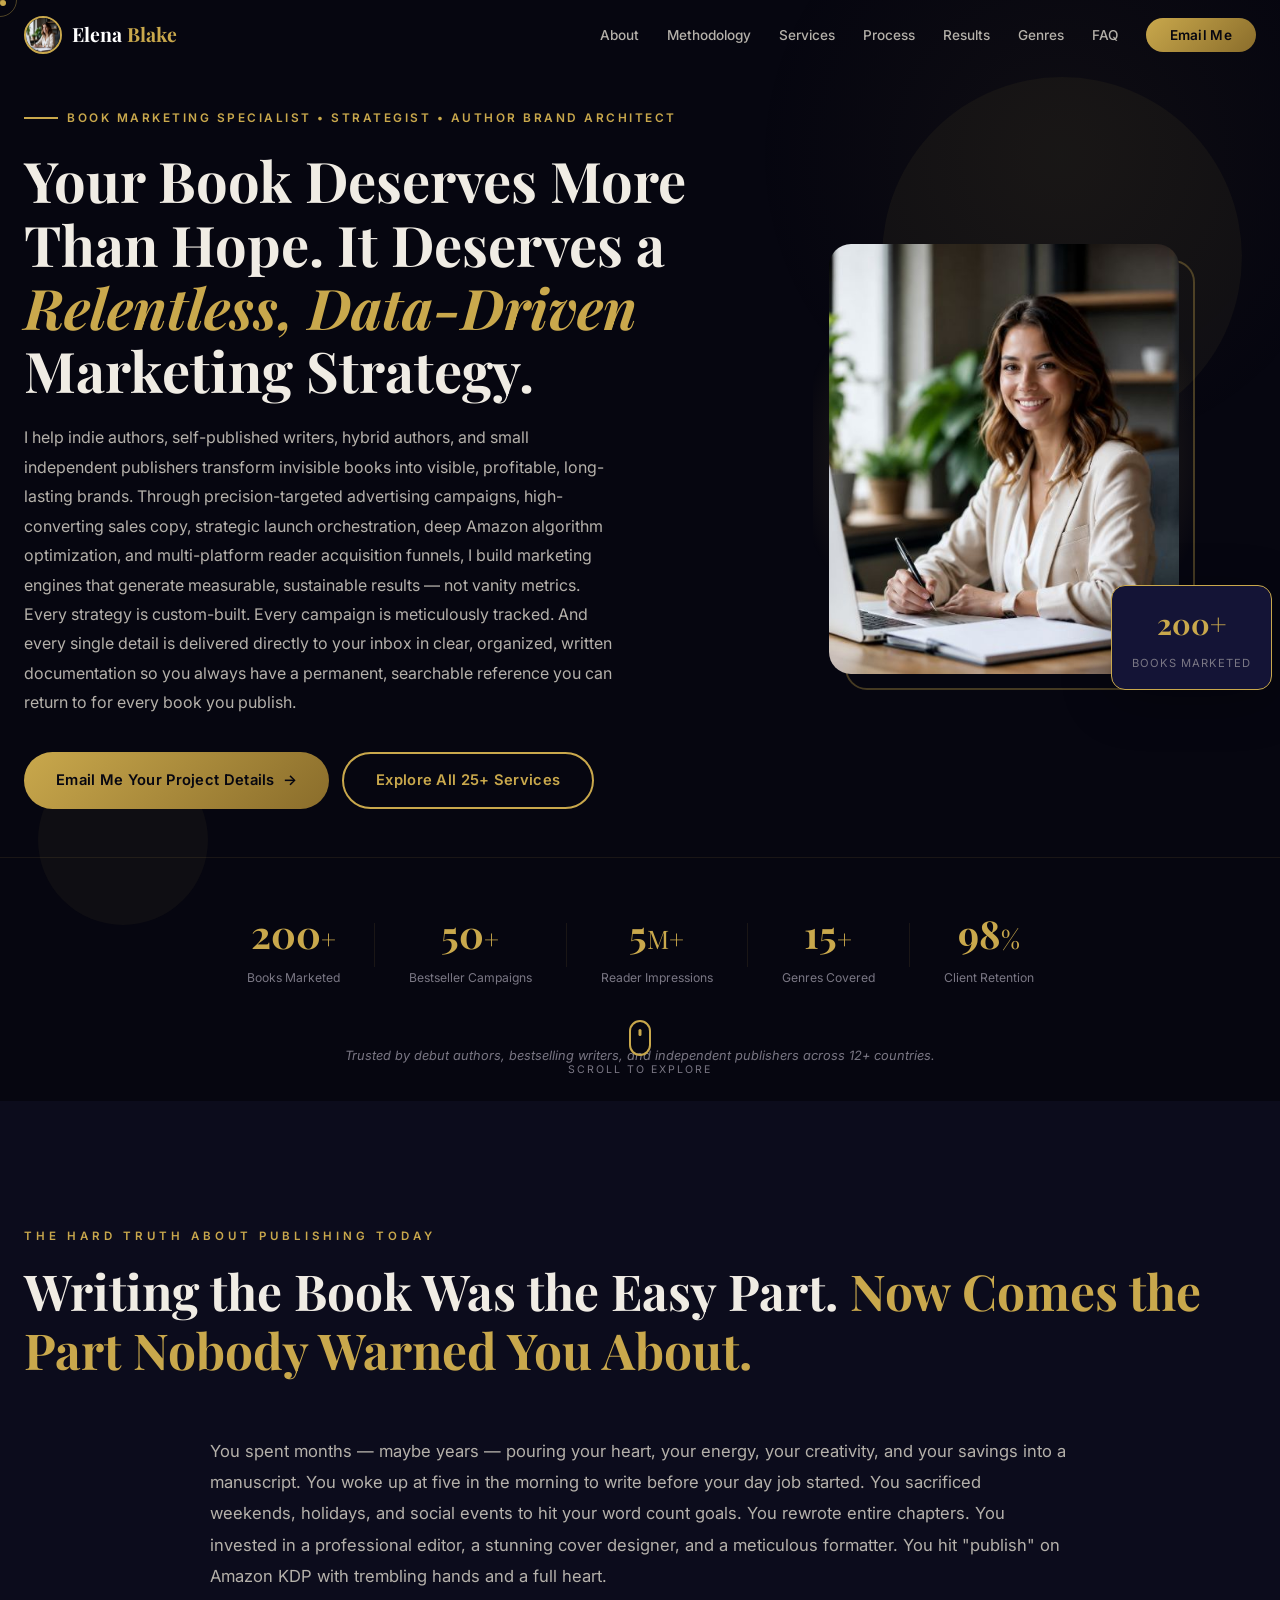
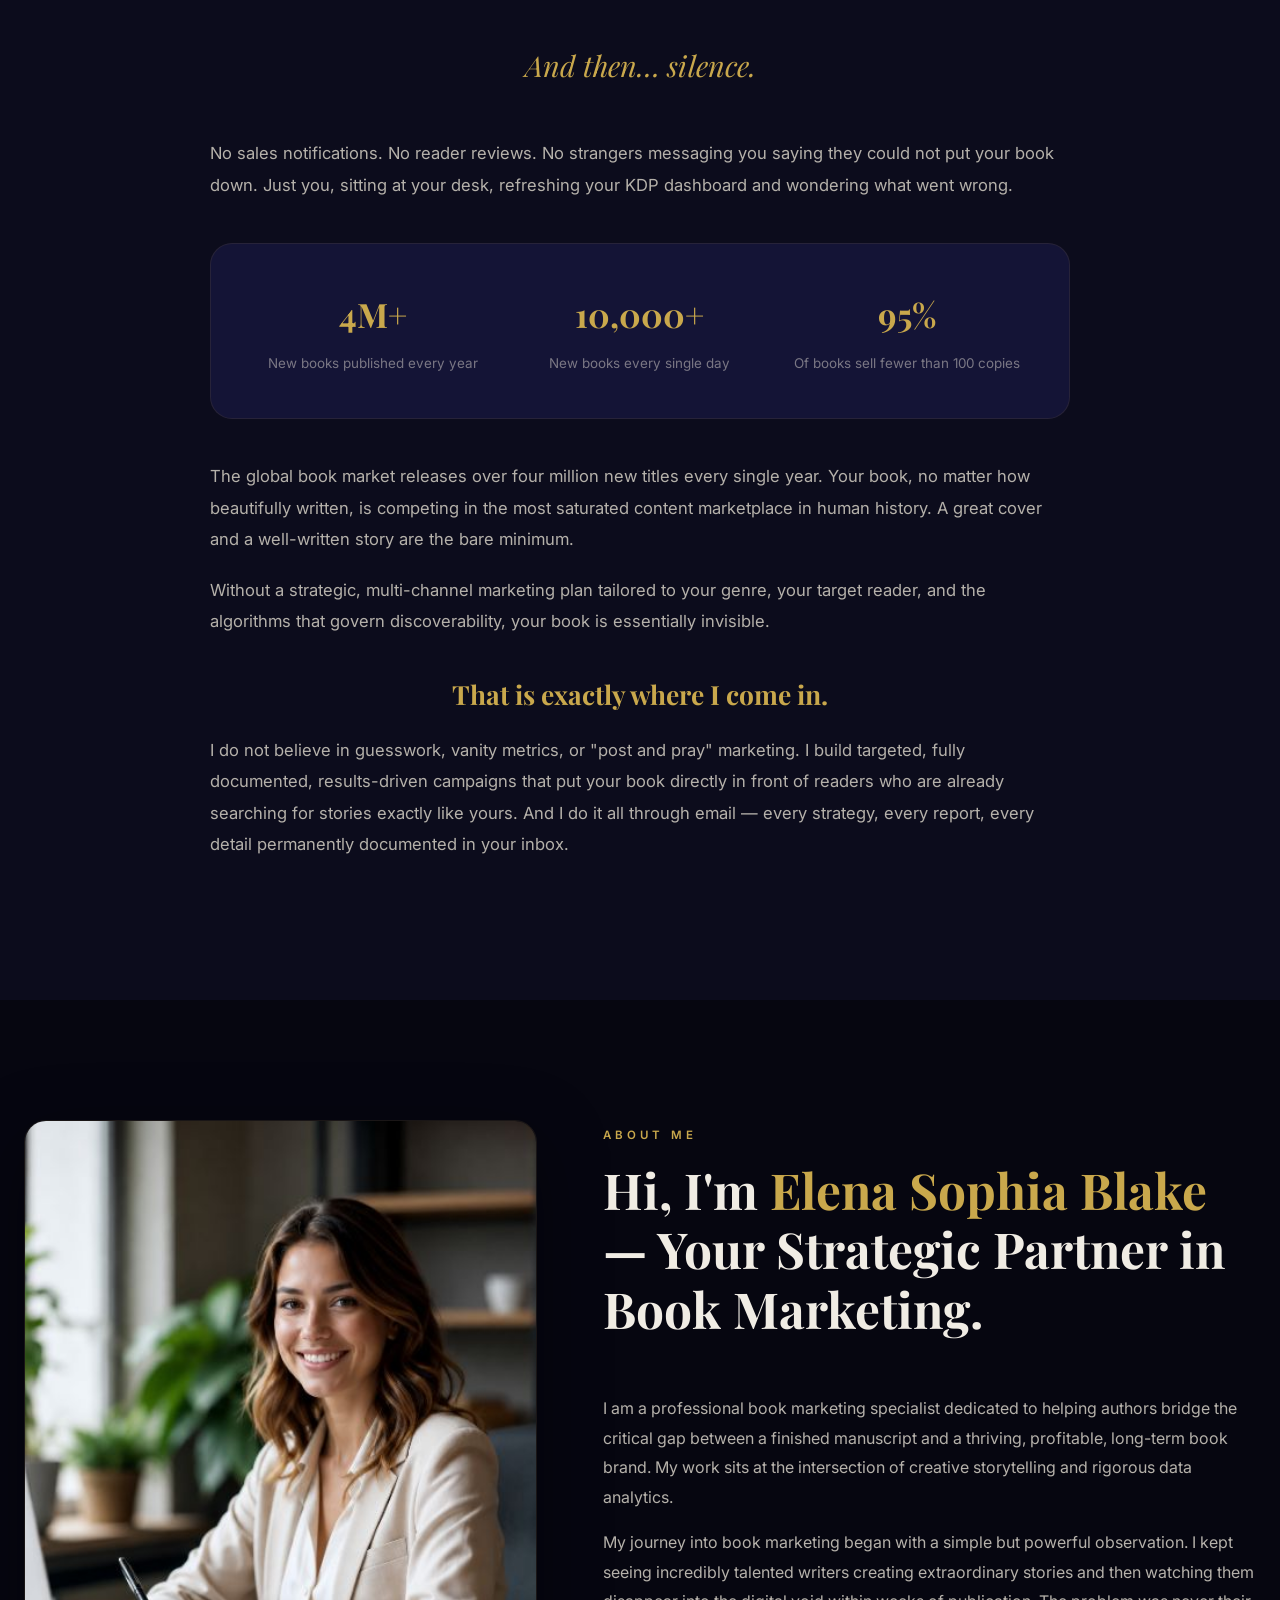
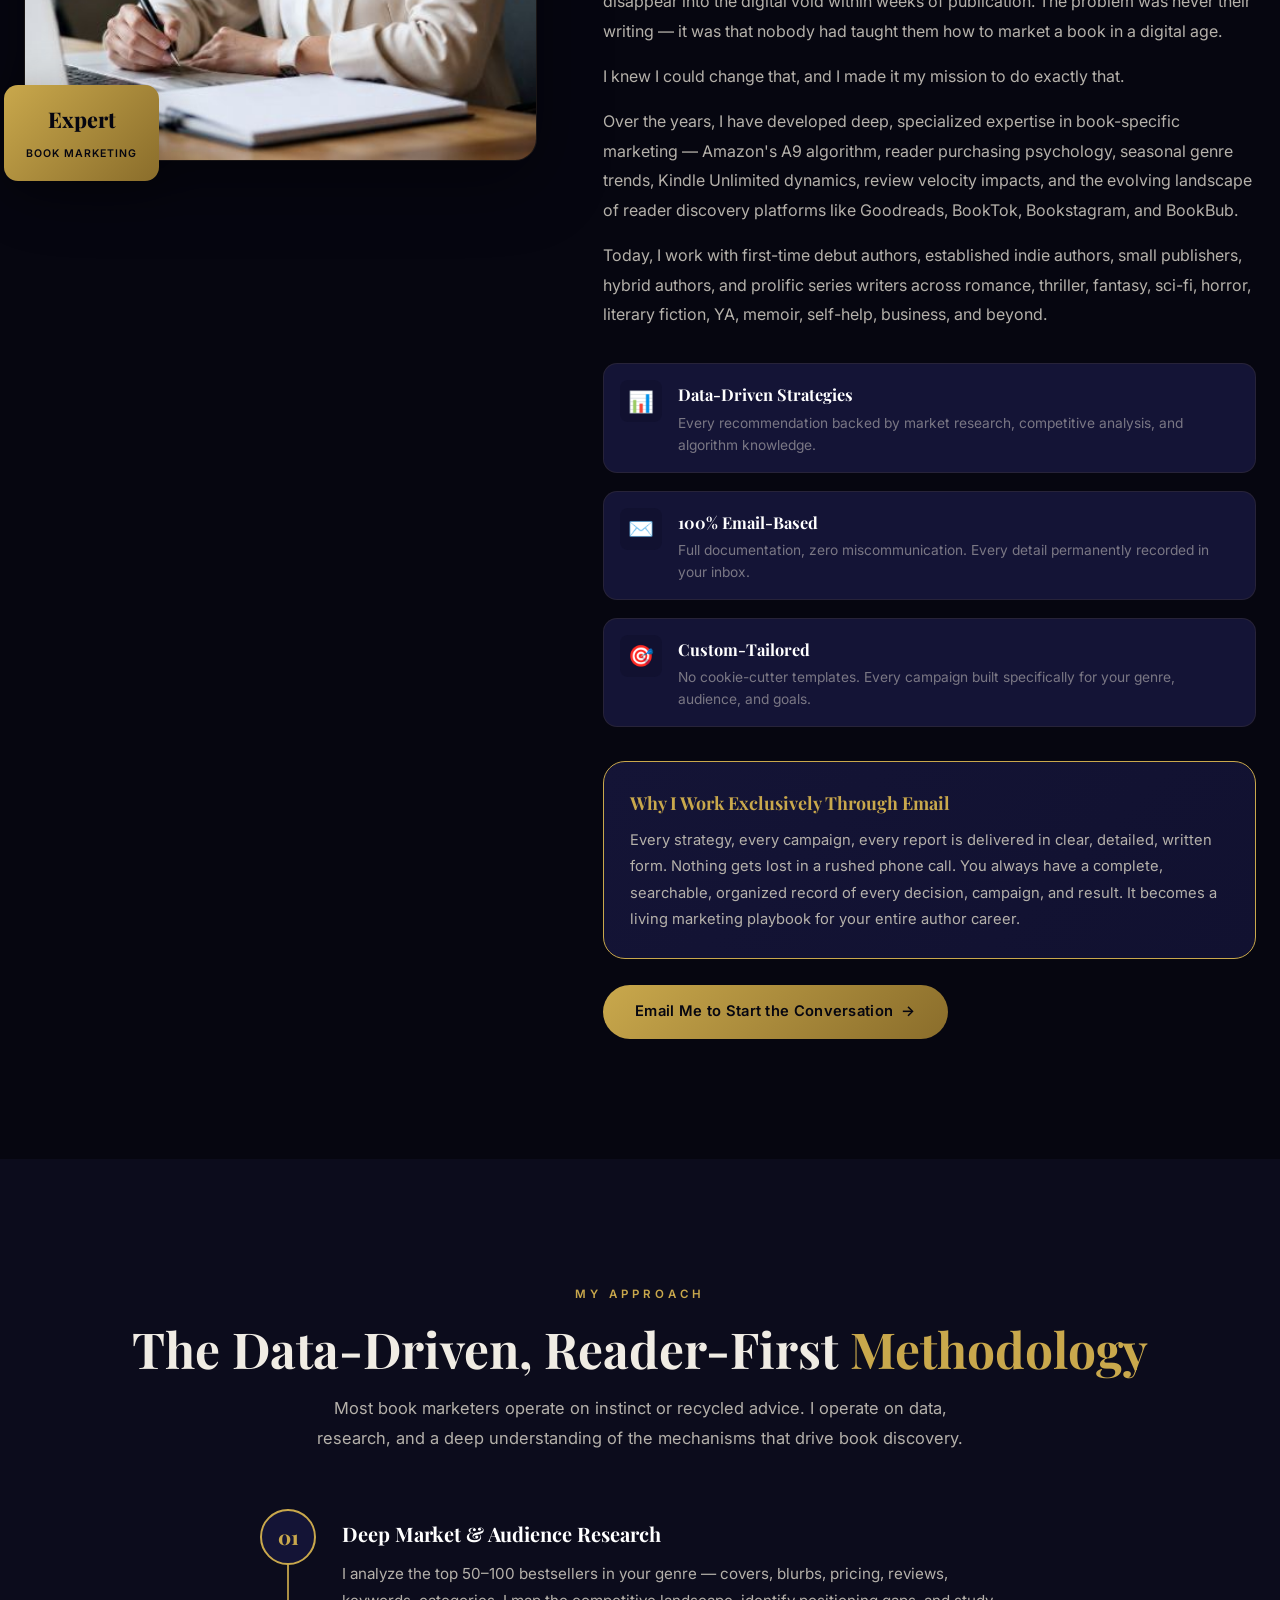
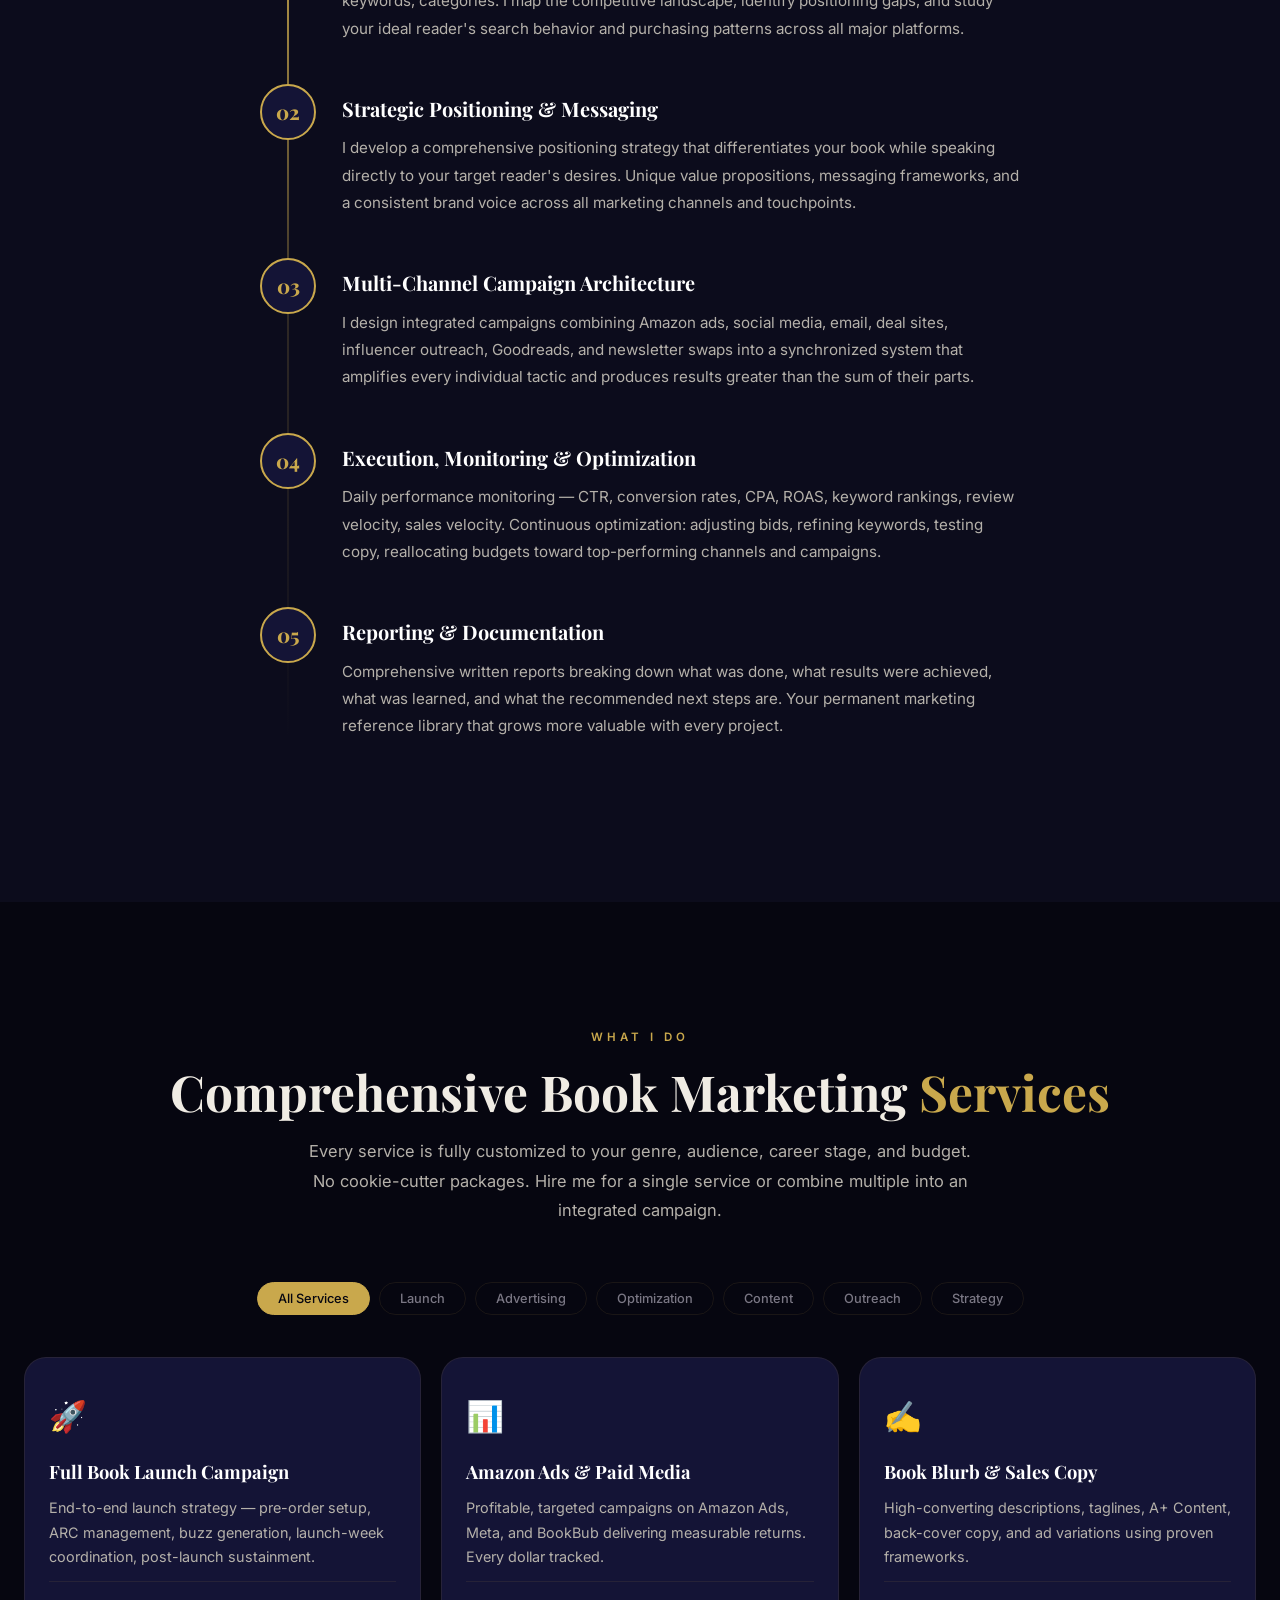
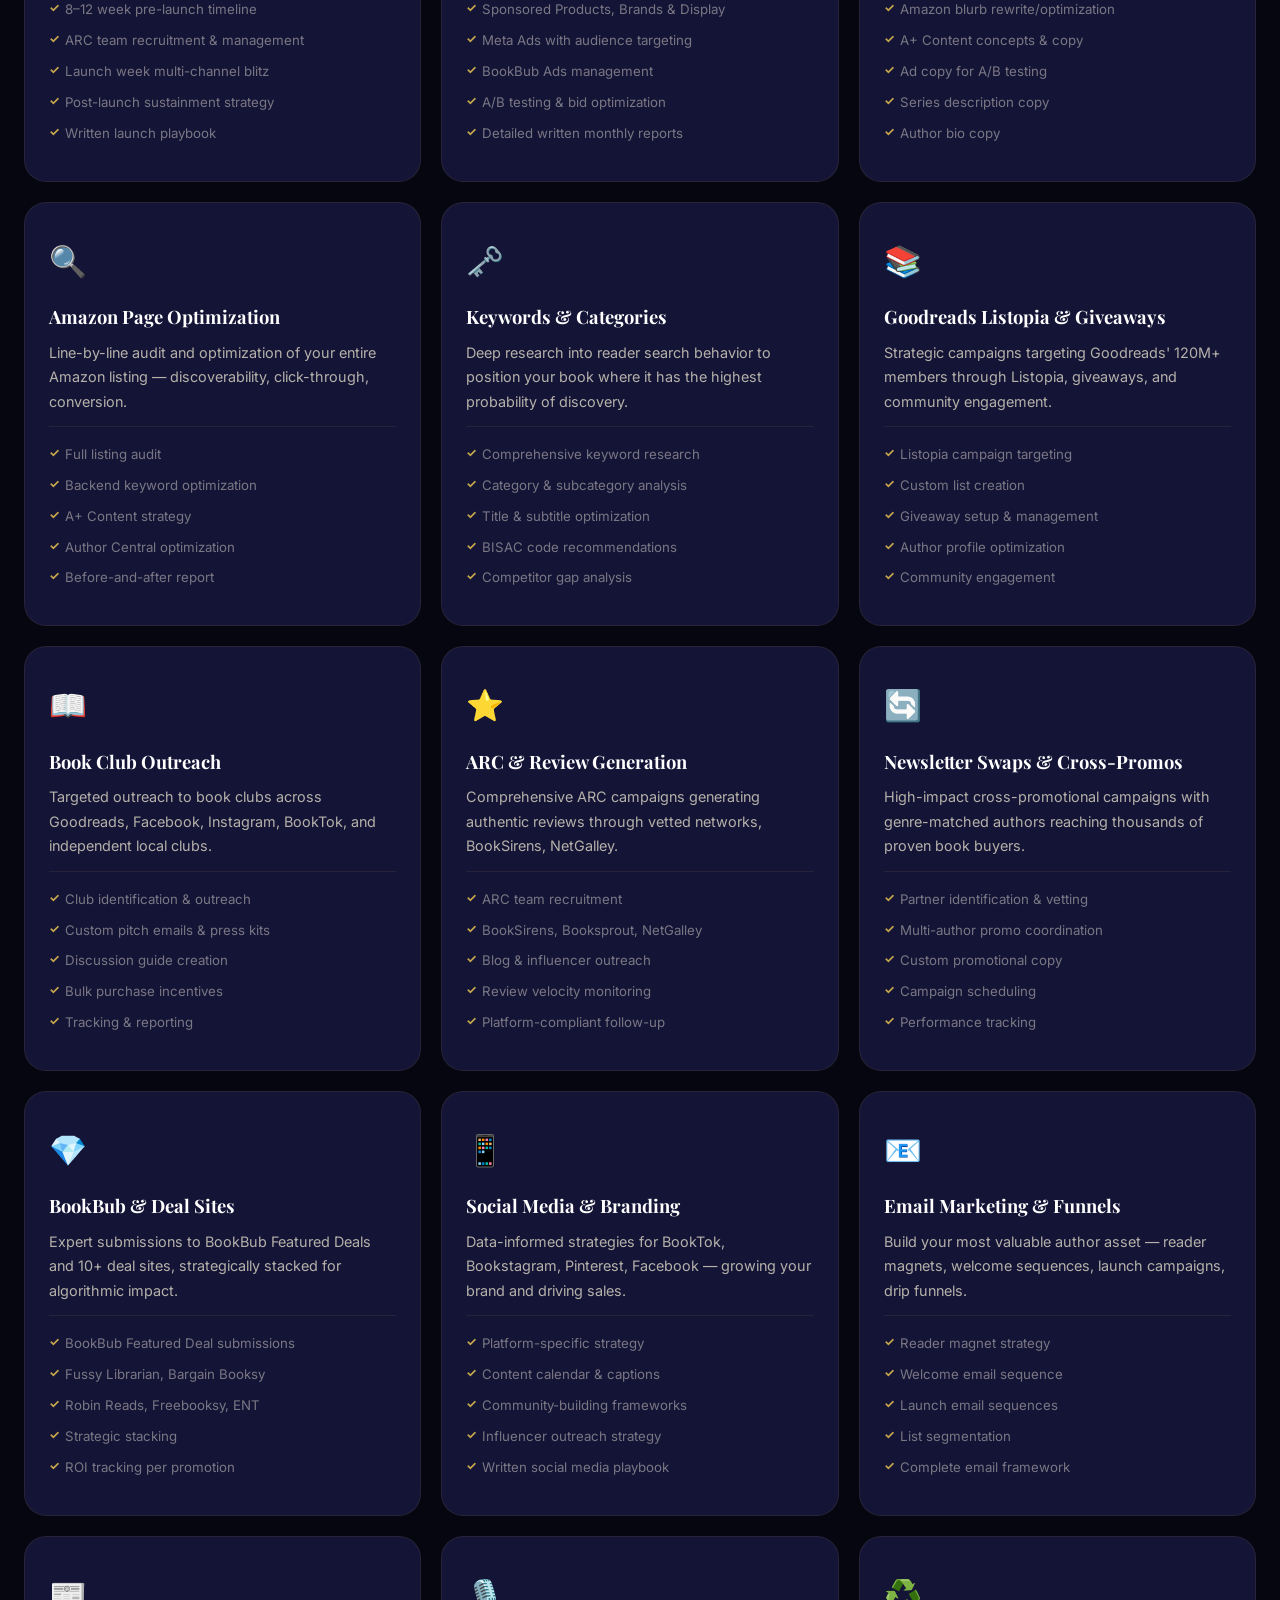
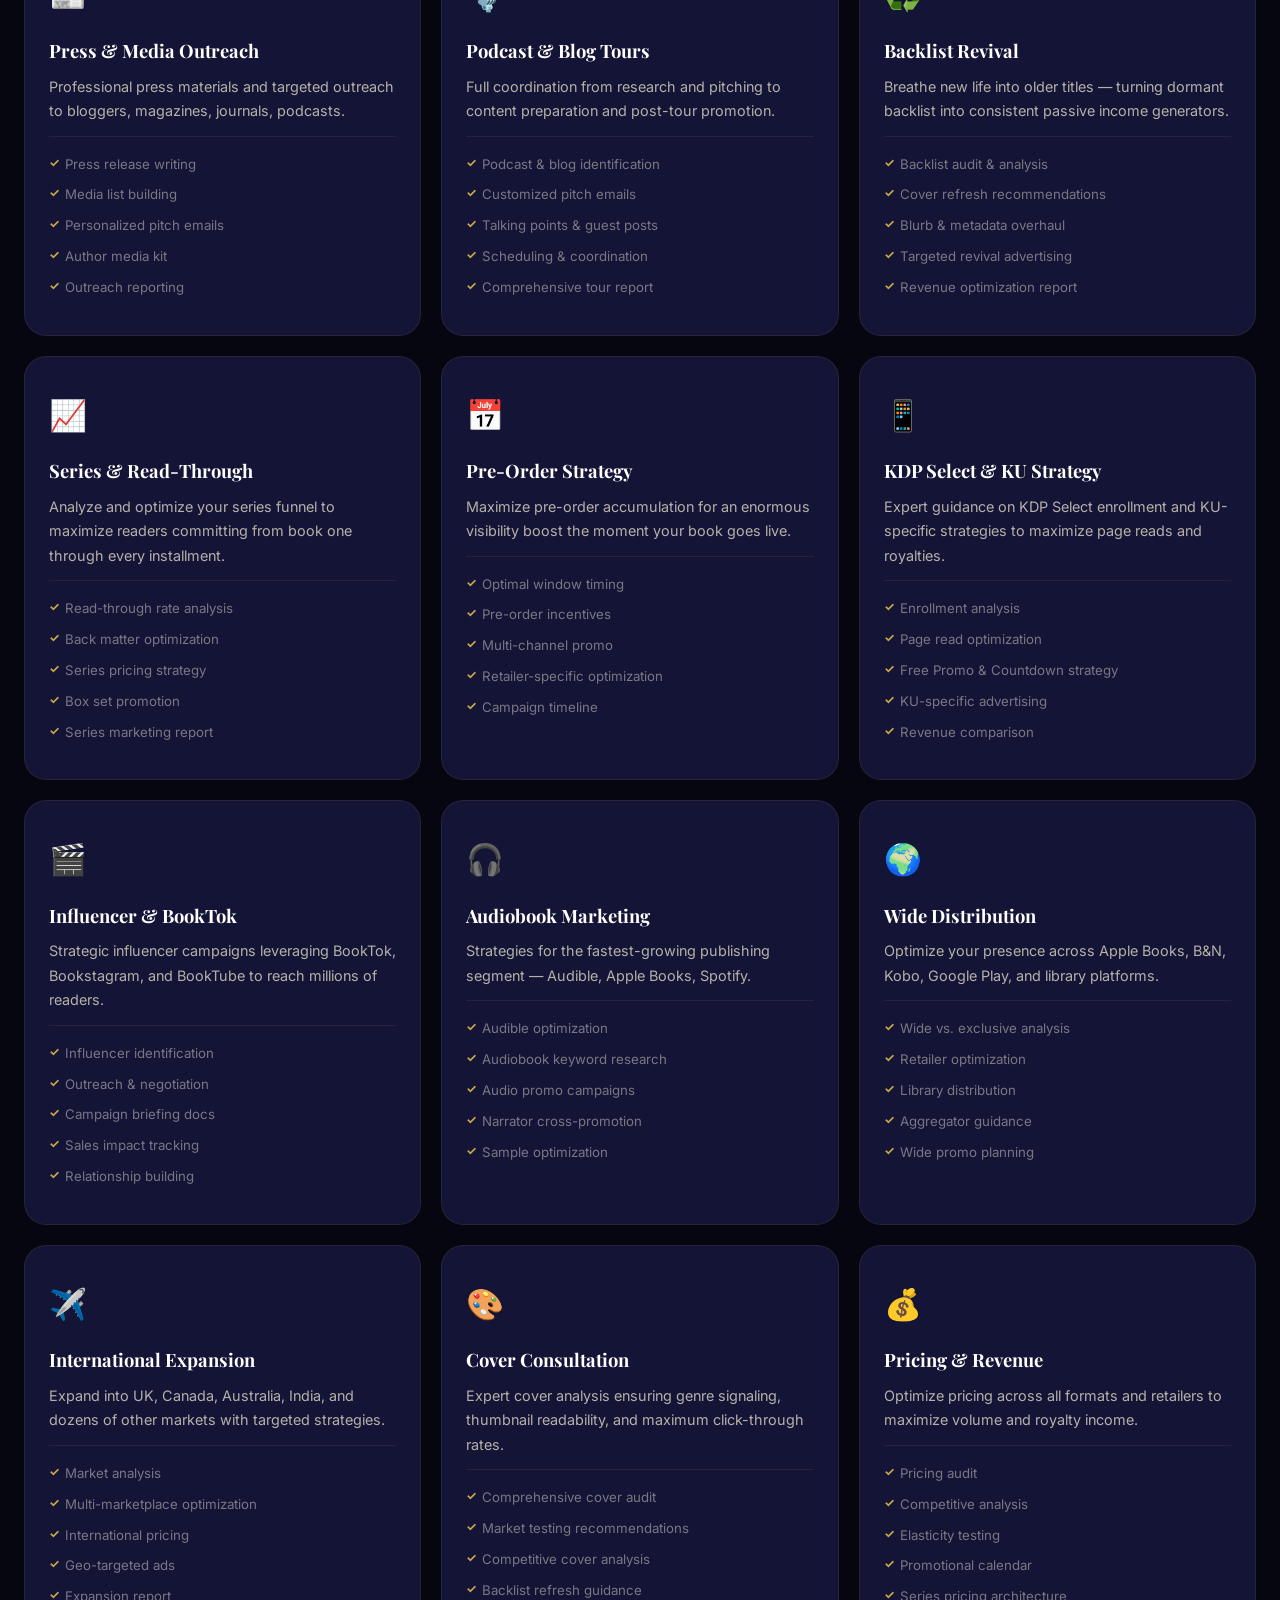
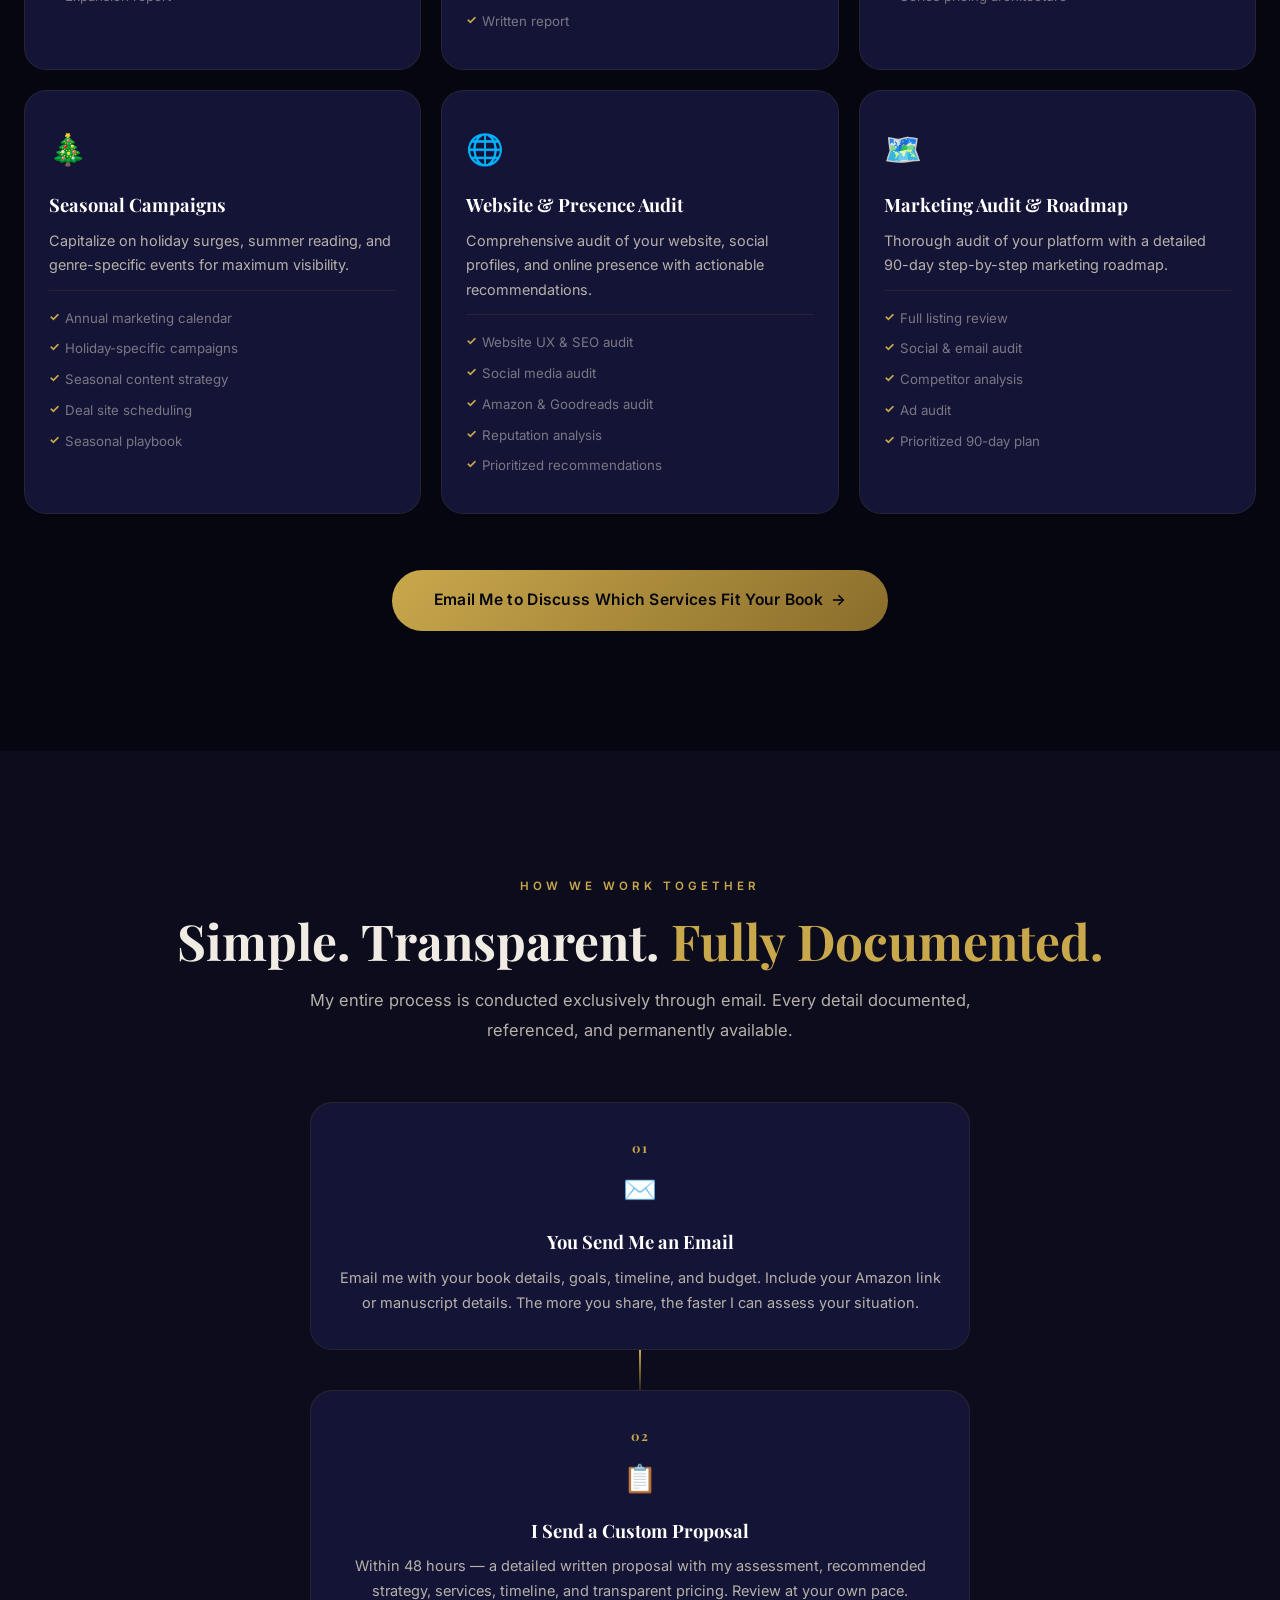
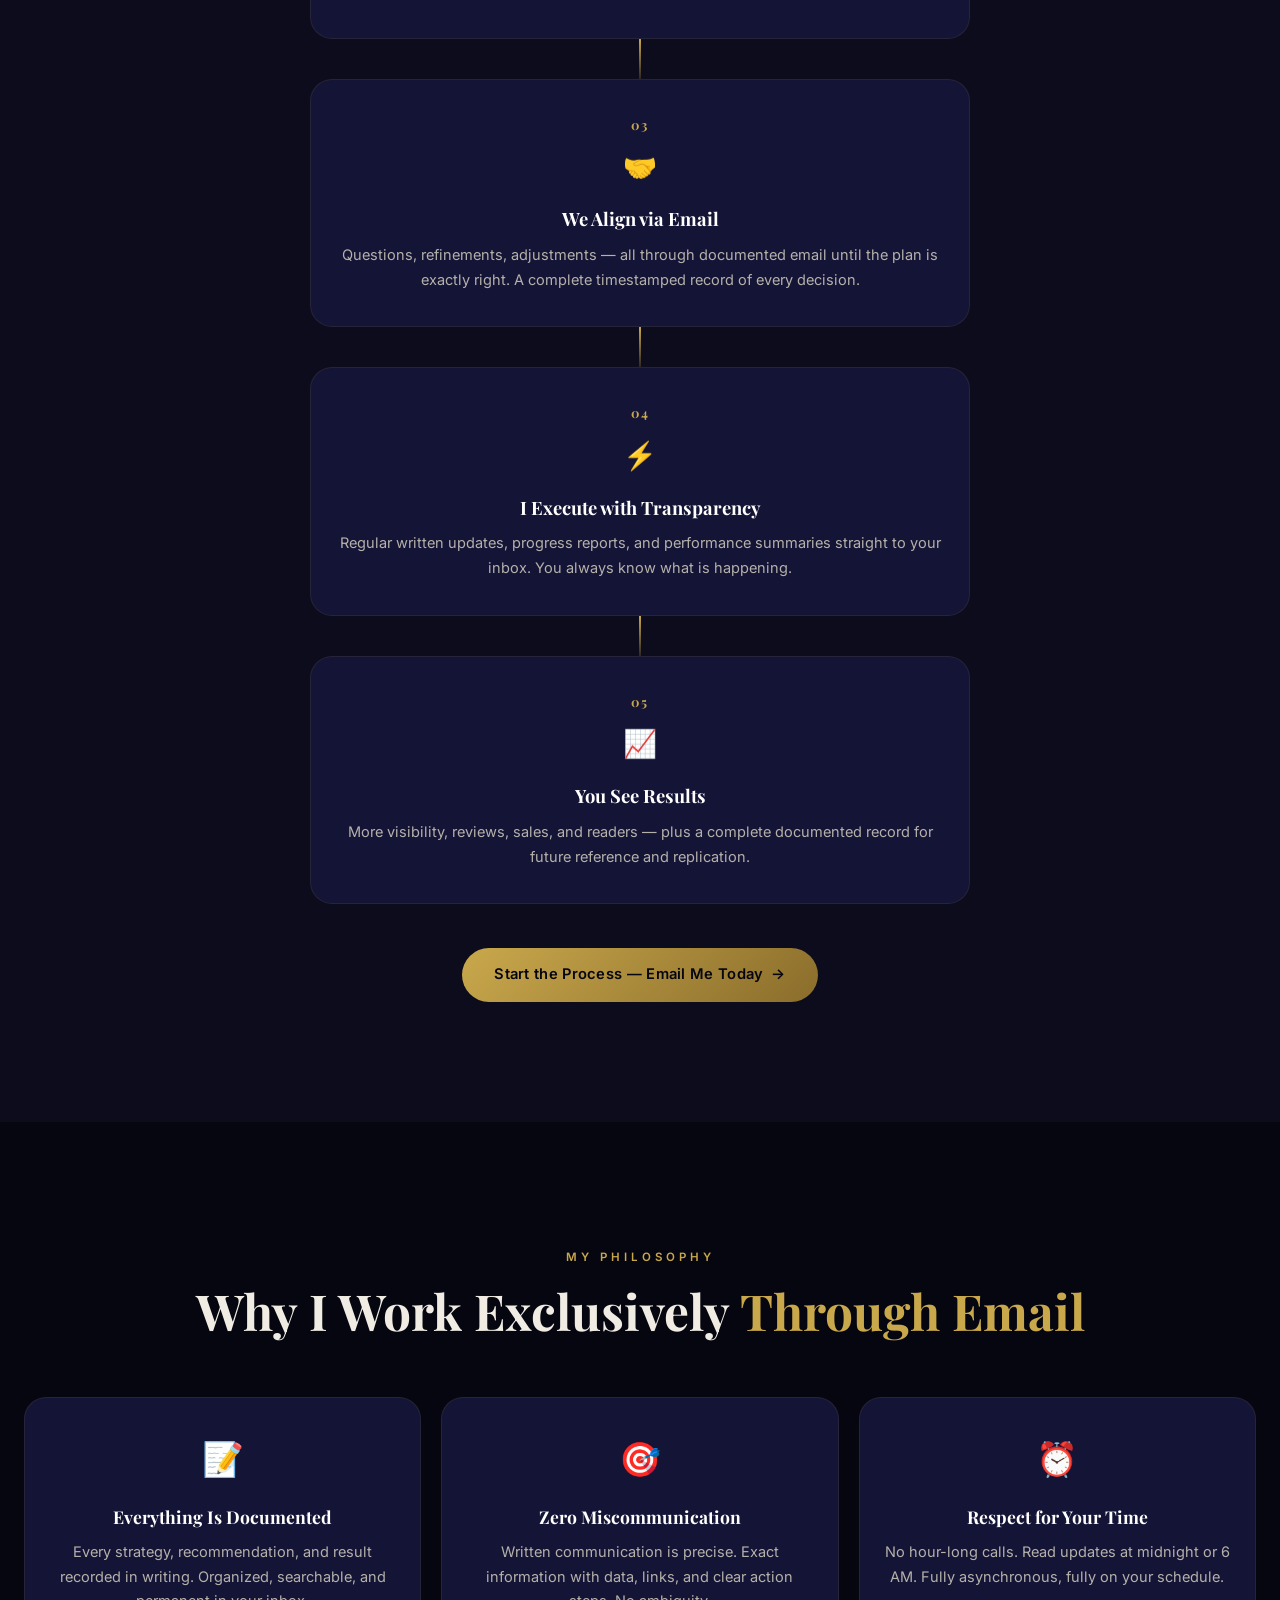
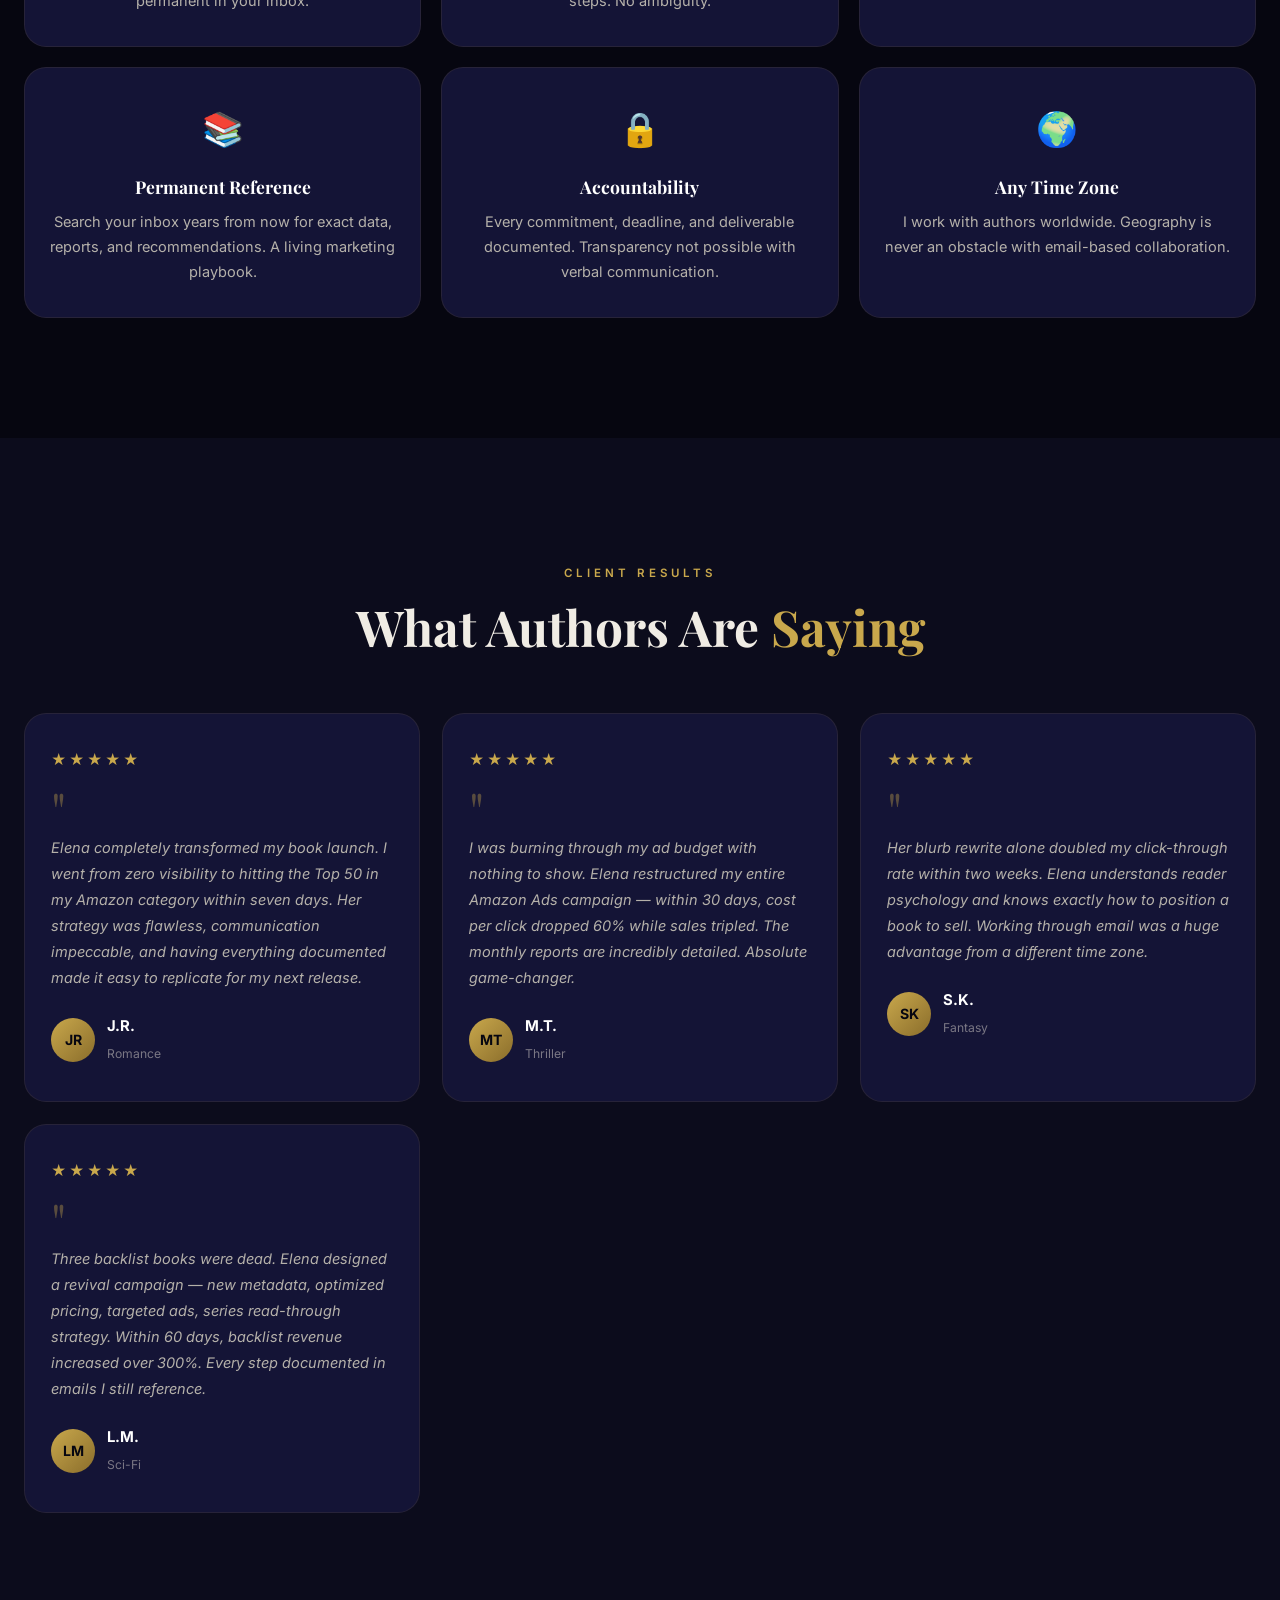
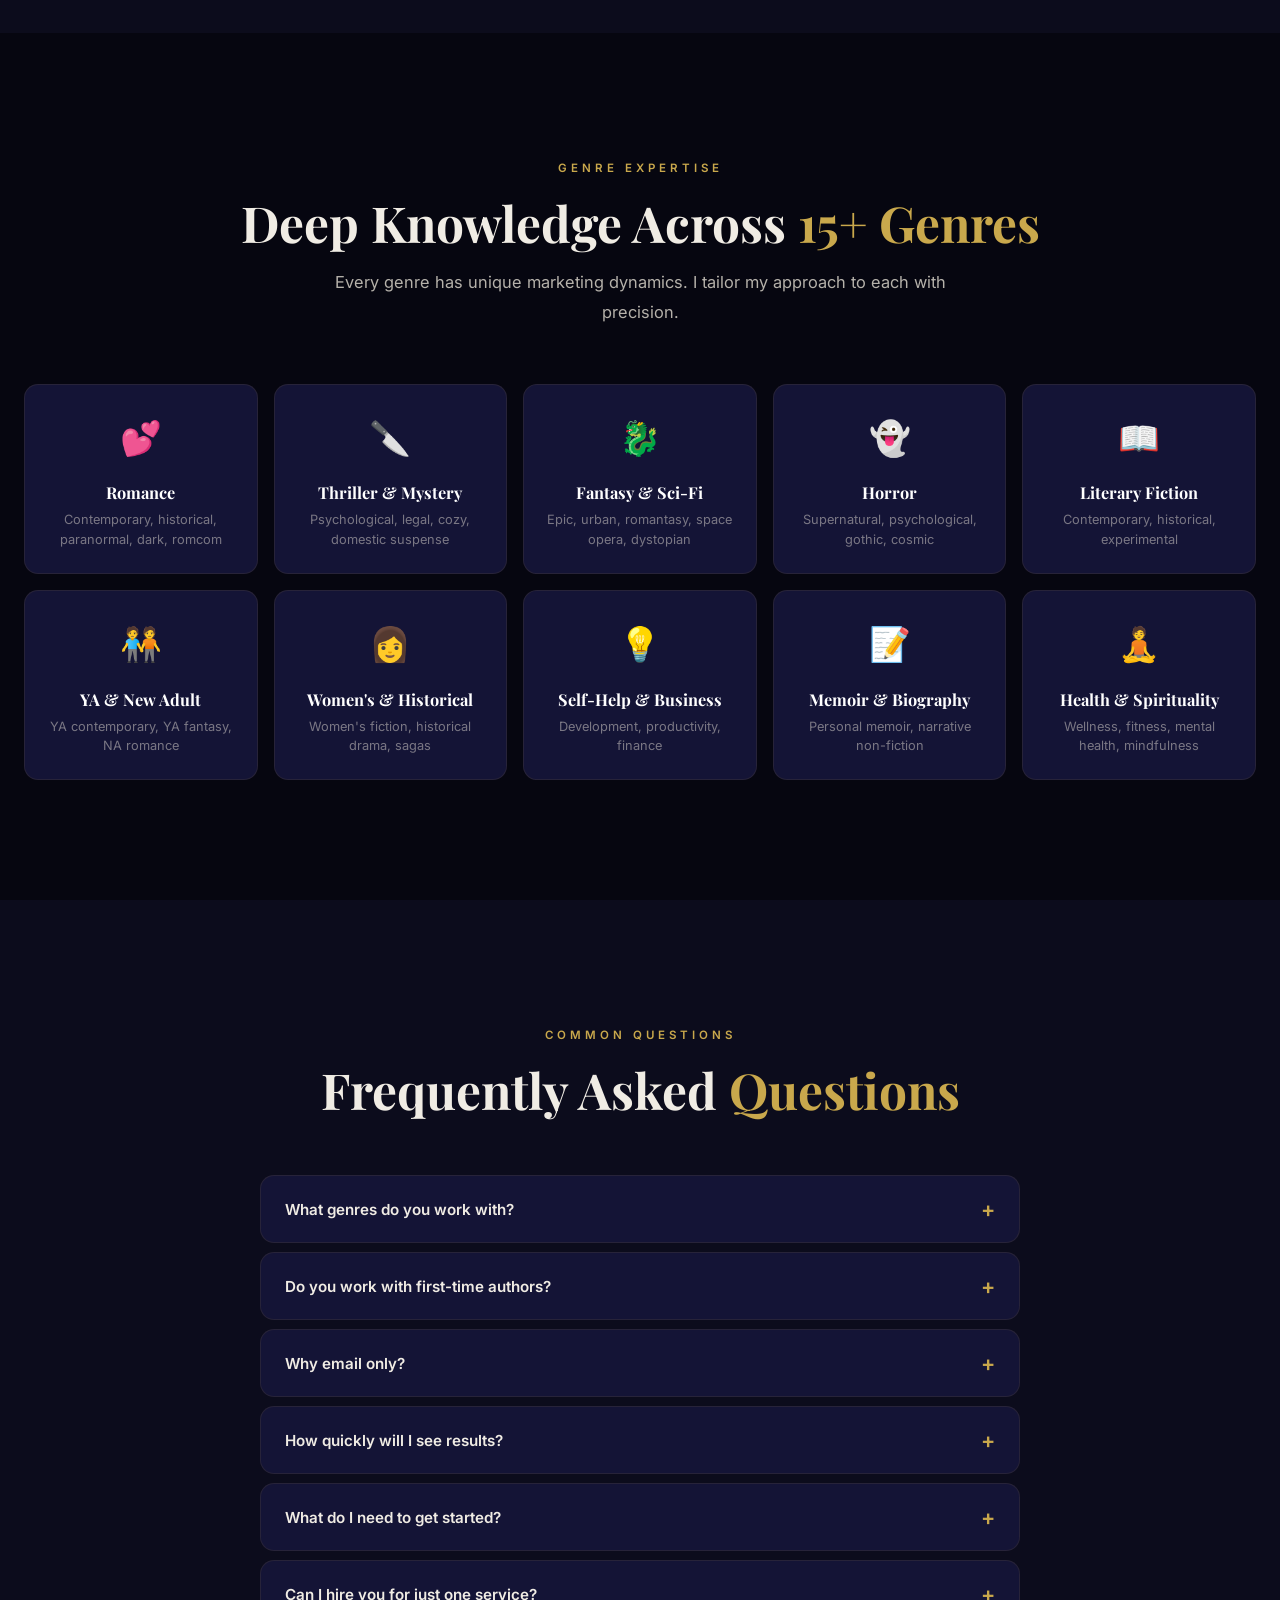
<file: index.html>
<!DOCTYPE html>
<html lang="en">
<head>
  <meta charset="UTF-8" />
  <meta name="viewport" content="width=device-width, initial-scale=1.0" />
  <meta name="description" content="Elena Sophia Blake — Book Marketing Specialist. Strategic, data-driven book marketing for indie authors, self-published writers, and small publishers. Every strategy delivered via email. Fully documented." />
  <meta name="keywords" content="book marketing, book launch strategy, Amazon ads for authors, book promotion, indie author marketing, self-publishing marketing, BookTok marketing, author branding, book blurb writing, Goodreads marketing, Kindle Unlimited strategy, book club outreach, ARC campaigns" />
  <meta name="author" content="Elena Sophia Blake" />
  <title>Elena Sophia Blake | Book Marketing Specialist — Strategic, Data-Driven Book Marketing</title>
  <link rel="icon" type="image/jpeg" href="WhatsApp Image 2026-09-16 at 4.56.56 AM.jpeg" />
  <link rel="preconnect" href="https://fonts.googleapis.com" />
  <link rel="preconnect" href="https://fonts.gstatic.com" crossorigin />
  <link href="https://fonts.googleapis.com/css2?family=Playfair+Display:ital,wght@0,400;0,500;0,600;0,700;0,800;0,900;1,400;1,700&family=Inter:wght@300;400;500;600;700;800&family=Cormorant+Garamond:ital,wght@0,400;0,500;0,600;0,700;1,400;1,500&display=swap" rel="stylesheet" />
  <link rel="stylesheet" href="style.css" />
</head>
<body>

  <!-- ========== PRELOADER ========== -->
  <div class="preloader" id="preloader">
    <div class="preloader-inner">
      <div class="preloader-img-ring">
        <img src="WhatsApp Image 2026-09-16 at 4.56.56 AM.jpeg" alt="Elena Sophia Blake" class="preloader-photo" />
      </div>
      <h2 class="preloader-name">Elena Sophia Blake</h2>
      <p class="preloader-sub">Book Marketing Specialist</p>
      <div class="preloader-track"><div class="preloader-fill"></div></div>
    </div>
  </div>

  <!-- ========== CURSOR ========== -->
  <div class="cur-dot" id="curDot"></div>
  <div class="cur-ring" id="curRing"></div>

  <!-- ========== PARTICLES ========== -->
  <canvas id="particles"></canvas>

  <!-- ========== SCROLL PROGRESS ========== -->
  <div class="scroll-bar" id="scrollBar"></div>

  <!-- ========== NAVIGATION ========== -->
  <nav class="nav" id="nav">
    <div class="container nav-flex">
      <a href="#hero" class="nav-logo">
        <img src="WhatsApp Image 2026-09-16 at 4.56.56 AM.jpeg" alt="Elena Sophia Blake" class="nav-logo-img" />
        <span class="nav-logo-txt">Elena <span class="accent">Blake</span></span>
      </a>
      <ul class="nav-links" id="navLinks">
        <li><a href="#about" class="nav-link" data-n>About</a></li>
        <li><a href="#methodology" class="nav-link" data-n>Methodology</a></li>
        <li><a href="#services" class="nav-link" data-n>Services</a></li>
        <li><a href="#process" class="nav-link" data-n>Process</a></li>
        <li><a href="#results" class="nav-link" data-n>Results</a></li>
        <li><a href="#genres" class="nav-link" data-n>Genres</a></li>
        <li><a href="#faq" class="nav-link" data-n>FAQ</a></li>
        <li><a href="#contact" class="nav-link nav-cta" data-n>Email Me</a></li>
      </ul>
      <button class="burger" id="burger" aria-label="Menu">
        <span></span><span></span><span></span>
      </button>
    </div>
  </nav>

  <!-- ========== MOBILE MENU ========== -->
  <div class="mob-menu" id="mobMenu">
    <div class="mob-menu-inner">
      <a href="#hero" class="mob-link" data-m>Home</a>
      <a href="#about" class="mob-link" data-m>About</a>
      <a href="#methodology" class="mob-link" data-m>Methodology</a>
      <a href="#services" class="mob-link" data-m>Services</a>
      <a href="#process" class="mob-link" data-m>Process</a>
      <a href="#results" class="mob-link" data-m>Results</a>
      <a href="#genres" class="mob-link" data-m>Genres</a>
      <a href="#faq" class="mob-link" data-m>FAQ</a>
      <a href="#contact" class="mob-link mob-cta" data-m>Email Me</a>
    </div>
  </div>

  <!-- ================================================================ -->
  <!--                           HERO                                   -->
  <!-- ================================================================ -->
  <section class="hero" id="hero">
    <div class="hero-glow"></div>
    <div class="hero-orbs">
      <i class="orb orb1"></i><i class="orb orb2"></i><i class="orb orb3"></i>
    </div>

    <div class="container hero-grid">
      <!-- TEXT -->
      <div class="hero-text">
        <p class="hero-tag ah"><span class="tag-bar"></span> Book Marketing Specialist &bull; Strategist &bull; Author Brand Architect</p>
        <h1 class="hero-h1 ah">Your Book Deserves More Than Hope. It Deserves a <em>Relentless, Data-Driven</em> Marketing Strategy.</h1>
        <p class="hero-desc ah">I help indie authors, self-published writers, hybrid authors, and small independent publishers transform invisible books into visible, profitable, long-lasting brands. Through precision-targeted advertising campaigns, high-converting sales copy, strategic launch orchestration, deep Amazon algorithm optimization, and multi-platform reader acquisition funnels, I build marketing engines that generate measurable, sustainable results — not vanity metrics. Every strategy is custom-built. Every campaign is meticulously tracked. And every single detail is delivered directly to your inbox in clear, organized, written documentation so you always have a permanent, searchable reference you can return to for every book you publish.</p>
        <div class="hero-btns ah">
          <a href="#contact" class="btn btn-gold">Email Me Your Project Details <span class="arr">→</span></a>
          <a href="#services" class="btn btn-outline">Explore All 25+ Services</a>
        </div>
      </div>
      <!-- PORTRAIT -->
      <div class="hero-portrait ah">
        <div class="portrait-wrap">
          <div class="portrait-glow"></div>
          <img src="WhatsApp Image 2026-09-16 at 4.56.56 AM.jpeg" alt="Elena Sophia Blake — Book Marketing Specialist" class="portrait-img" />
          <div class="portrait-frame"></div>
        </div>
        <div class="portrait-badge"><strong>200+</strong><span>Books Marketed</span></div>
      </div>
    </div>

    <!-- STATS -->
    <div class="hero-stats">
      <div class="container stats-flex">
        <div class="st ah"><span class="st-n" data-to="200">0</span><span class="st-s">+</span><span class="st-l">Books Marketed</span></div>
        <i class="st-d"></i>
        <div class="st ah"><span class="st-n" data-to="50">0</span><span class="st-s">+</span><span class="st-l">Bestseller Campaigns</span></div>
        <i class="st-d"></i>
        <div class="st ah"><span class="st-n" data-to="5">0</span><span class="st-s">M+</span><span class="st-l">Reader Impressions</span></div>
        <i class="st-d"></i>
        <div class="st ah"><span class="st-n" data-to="15">0</span><span class="st-s">+</span><span class="st-l">Genres Covered</span></div>
        <i class="st-d"></i>
        <div class="st ah"><span class="st-n" data-to="98">0</span><span class="st-s">%</span><span class="st-l">Client Retention</span></div>
      </div>
    </div>
    <p class="hero-trust ah">Trusted by debut authors, bestselling writers, and independent publishers across 12+ countries.</p>

    <div class="scroll-hint">
      <div class="scroll-mouse"><div class="scroll-wheel"></div></div>
      <span>Scroll to explore</span>
    </div>
  </section>

  <!-- ================================================================ -->
  <!--                         PROBLEM                                  -->
  <!-- ================================================================ -->
  <section class="sec sec-dark" id="problem">
    <div class="container">
      <header class="sh rv">
        <span class="sl">The Hard Truth About Publishing Today</span>
        <h2 class="st2">Writing the Book Was the Easy Part. <span class="accent">Now Comes the Part Nobody Warned You About.</span></h2>
      </header>
      <div class="prob-body">
        <div class="rv">
          <p>You spent months — maybe years — pouring your heart, your energy, your creativity, and your savings into a manuscript. You woke up at five in the morning to write before your day job started. You sacrificed weekends, holidays, and social events to hit your word count goals. You rewrote entire chapters. You invested in a professional editor, a stunning cover designer, and a meticulous formatter. You hit "publish" on Amazon KDP with trembling hands and a full heart.</p>
          <p class="prob-big">And then… silence.</p>
          <p>No sales notifications. No reader reviews. No strangers messaging you saying they could not put your book down. Just you, sitting at your desk, refreshing your KDP dashboard and wondering what went wrong.</p>
        </div>
        <div class="prob-cards rv">
          <div class="pc"><strong>4M+</strong><span>New books published every year</span></div>
          <div class="pc"><strong>10,000+</strong><span>New books every single day</span></div>
          <div class="pc"><strong>95%</strong><span>Of books sell fewer than 100 copies</span></div>
        </div>
        <div class="rv">
          <p>The global book market releases over four million new titles every single year. Your book, no matter how beautifully written, is competing in the most saturated content marketplace in human history. A great cover and a well-written story are the bare minimum.</p>
          <p>Without a strategic, multi-channel marketing plan tailored to your genre, your target reader, and the algorithms that govern discoverability, your book is essentially invisible.</p>
          <h3 class="prob-cta-line">That is exactly where I come in.</h3>
          <p>I do not believe in guesswork, vanity metrics, or "post and pray" marketing. I build targeted, fully documented, results-driven campaigns that put your book directly in front of readers who are already searching for stories exactly like yours. And I do it all through email — every strategy, every report, every detail permanently documented in your inbox.</p>
        </div>
      </div>
    </div>
  </section>

  <!-- ================================================================ -->
  <!--                          ABOUT                                   -->
  <!-- ================================================================ -->
  <section class="sec" id="about">
    <div class="container abt-grid">
      <div class="abt-img-col rv">
        <div class="abt-img-box">
          <img src="WhatsApp Image 2026-09-16 at 4.56.56 AM.jpeg" alt="Elena Sophia Blake" class="abt-photo" />
          <div class="abt-badge"><strong>Expert</strong><span>Book Marketing</span></div>
        </div>
      </div>
      <div class="abt-txt-col">
        <header class="sh rv">
          <span class="sl">About Me</span>
          <h2 class="st2">Hi, I'm <span class="accent">Elena Sophia Blake</span> — Your Strategic Partner in Book Marketing.</h2>
        </header>
        <div class="abt-prose rv">
          <p>I am a professional book marketing specialist dedicated to helping authors bridge the critical gap between a finished manuscript and a thriving, profitable, long-term book brand. My work sits at the intersection of creative storytelling and rigorous data analytics.</p>
          <p>My journey into book marketing began with a simple but powerful observation. I kept seeing incredibly talented writers creating extraordinary stories and then watching them disappear into the digital void within weeks of publication. The problem was never their writing — it was that nobody had taught them how to market a book in a digital age.</p>
          <p>I knew I could change that, and I made it my mission to do exactly that.</p>
          <p>Over the years, I have developed deep, specialized expertise in book-specific marketing — Amazon's A9 algorithm, reader purchasing psychology, seasonal genre trends, Kindle Unlimited dynamics, review velocity impacts, and the evolving landscape of reader discovery platforms like Goodreads, BookTok, Bookstagram, and BookBub.</p>
          <p>Today, I work with first-time debut authors, established indie authors, small publishers, hybrid authors, and prolific series writers across romance, thriller, fantasy, sci-fi, horror, literary fiction, YA, memoir, self-help, business, and beyond.</p>
        </div>
        <div class="abt-feats rv">
          <div class="af"><div class="af-i">📊</div><div><h4>Data-Driven Strategies</h4><p>Every recommendation backed by market research, competitive analysis, and algorithm knowledge.</p></div></div>
          <div class="af"><div class="af-i">✉️</div><div><h4>100% Email-Based</h4><p>Full documentation, zero miscommunication. Every detail permanently recorded in your inbox.</p></div></div>
          <div class="af"><div class="af-i">🎯</div><div><h4>Custom-Tailored</h4><p>No cookie-cutter templates. Every campaign built specifically for your genre, audience, and goals.</p></div></div>
        </div>
        <div class="abt-phil rv">
          <h4>Why I Work Exclusively Through Email</h4>
          <p>Every strategy, every campaign, every report is delivered in clear, detailed, written form. Nothing gets lost in a rushed phone call. You always have a complete, searchable, organized record of every decision, campaign, and result. It becomes a living marketing playbook for your entire author career.</p>
        </div>
        <a href="#contact" class="btn btn-gold rv">Email Me to Start the Conversation <span class="arr">→</span></a>
      </div>
    </div>
  </section>

  <!-- ================================================================ -->
  <!--                       METHODOLOGY                                -->
  <!-- ================================================================ -->
  <section class="sec sec-dark" id="methodology">
    <div class="container">
      <header class="sh center rv">
        <span class="sl">My Approach</span>
        <h2 class="st2">The Data-Driven, Reader-First <span class="accent">Methodology</span></h2>
        <p class="ss">Most book marketers operate on instinct or recycled advice. I operate on data, research, and a deep understanding of the mechanisms that drive book discovery.</p>
      </header>
      <div class="tl">
        <div class="tl-rail"></div>
        <div class="tl-item rv"><div class="tl-dot">01</div><div class="tl-body"><h3>Deep Market & Audience Research</h3><p>I analyze the top 50–100 bestsellers in your genre — covers, blurbs, pricing, reviews, keywords, categories. I map the competitive landscape, identify positioning gaps, and study your ideal reader's search behavior and purchasing patterns across all major platforms.</p></div></div>
        <div class="tl-item rv"><div class="tl-dot">02</div><div class="tl-body"><h3>Strategic Positioning & Messaging</h3><p>I develop a comprehensive positioning strategy that differentiates your book while speaking directly to your target reader's desires. Unique value propositions, messaging frameworks, and a consistent brand voice across all marketing channels and touchpoints.</p></div></div>
        <div class="tl-item rv"><div class="tl-dot">03</div><div class="tl-body"><h3>Multi-Channel Campaign Architecture</h3><p>I design integrated campaigns combining Amazon ads, social media, email, deal sites, influencer outreach, Goodreads, and newsletter swaps into a synchronized system that amplifies every individual tactic and produces results greater than the sum of their parts.</p></div></div>
        <div class="tl-item rv"><div class="tl-dot">04</div><div class="tl-body"><h3>Execution, Monitoring & Optimization</h3><p>Daily performance monitoring — CTR, conversion rates, CPA, ROAS, keyword rankings, review velocity, sales velocity. Continuous optimization: adjusting bids, refining keywords, testing copy, reallocating budgets toward top-performing channels and campaigns.</p></div></div>
        <div class="tl-item rv"><div class="tl-dot">05</div><div class="tl-body"><h3>Reporting & Documentation</h3><p>Comprehensive written reports breaking down what was done, what results were achieved, what was learned, and what the recommended next steps are. Your permanent marketing reference library that grows more valuable with every project.</p></div></div>
      </div>
    </div>
  </section>

  <!-- ================================================================ -->
  <!--                         SERVICES                                 -->
  <!-- ================================================================ -->
  <section class="sec" id="services">
    <div class="container">
      <header class="sh center rv">
        <span class="sl">What I Do</span>
        <h2 class="st2">Comprehensive Book Marketing <span class="accent">Services</span></h2>
        <p class="ss">Every service is fully customized to your genre, audience, career stage, and budget. No cookie-cutter packages. Hire me for a single service or combine multiple into an integrated campaign.</p>
      </header>

      <!-- FILTER -->
      <div class="svc-filter rv">
        <button class="fb act" data-f="all">All Services</button>
        <button class="fb" data-f="launch">Launch</button>
        <button class="fb" data-f="ads">Advertising</button>
        <button class="fb" data-f="opt">Optimization</button>
        <button class="fb" data-f="copy">Content</button>
        <button class="fb" data-f="out">Outreach</button>
        <button class="fb" data-f="str">Strategy</button>
      </div>

      <!-- GRID -->
      <div class="svc-grid" id="svcGrid">
        <article class="sc rv" data-c="launch"><span class="sc-i">🚀</span><h3>Full Book Launch Campaign</h3><p>End-to-end launch strategy — pre-order setup, ARC management, buzz generation, launch-week coordination, post-launch sustainment.</p><ul><li>8–12 week pre-launch timeline</li><li>ARC team recruitment & management</li><li>Launch week multi-channel blitz</li><li>Post-launch sustainment strategy</li><li>Written launch playbook</li></ul></article>

        <article class="sc rv" data-c="ads"><span class="sc-i">📊</span><h3>Amazon Ads & Paid Media</h3><p>Profitable, targeted campaigns on Amazon Ads, Meta, and BookBub delivering measurable returns. Every dollar tracked.</p><ul><li>Sponsored Products, Brands & Display</li><li>Meta Ads with audience targeting</li><li>BookBub Ads management</li><li>A/B testing & bid optimization</li><li>Detailed written monthly reports</li></ul></article>

        <article class="sc rv" data-c="copy"><span class="sc-i">✍️</span><h3>Book Blurb & Sales Copy</h3><p>High-converting descriptions, taglines, A+ Content, back-cover copy, and ad variations using proven frameworks.</p><ul><li>Amazon blurb rewrite/optimization</li><li>A+ Content concepts & copy</li><li>Ad copy for A/B testing</li><li>Series description copy</li><li>Author bio copy</li></ul></article>

        <article class="sc rv" data-c="opt"><span class="sc-i">🔍</span><h3>Amazon Page Optimization</h3><p>Line-by-line audit and optimization of your entire Amazon listing — discoverability, click-through, conversion.</p><ul><li>Full listing audit</li><li>Backend keyword optimization</li><li>A+ Content strategy</li><li>Author Central optimization</li><li>Before-and-after report</li></ul></article>

        <article class="sc rv" data-c="opt"><span class="sc-i">🗝️</span><h3>Keywords & Categories</h3><p>Deep research into reader search behavior to position your book where it has the highest probability of discovery.</p><ul><li>Comprehensive keyword research</li><li>Category & subcategory analysis</li><li>Title & subtitle optimization</li><li>BISAC code recommendations</li><li>Competitor gap analysis</li></ul></article>

        <article class="sc rv" data-c="out"><span class="sc-i">📚</span><h3>Goodreads Listopia & Giveaways</h3><p>Strategic campaigns targeting Goodreads' 120M+ members through Listopia, giveaways, and community engagement.</p><ul><li>Listopia campaign targeting</li><li>Custom list creation</li><li>Giveaway setup & management</li><li>Author profile optimization</li><li>Community engagement</li></ul></article>

        <article class="sc rv" data-c="out"><span class="sc-i">📖</span><h3>Book Club Outreach</h3><p>Targeted outreach to book clubs across Goodreads, Facebook, Instagram, BookTok, and independent local clubs.</p><ul><li>Club identification & outreach</li><li>Custom pitch emails & press kits</li><li>Discussion guide creation</li><li>Bulk purchase incentives</li><li>Tracking & reporting</li></ul></article>

        <article class="sc rv" data-c="out"><span class="sc-i">⭐</span><h3>ARC & Review Generation</h3><p>Comprehensive ARC campaigns generating authentic reviews through vetted networks, BookSirens, NetGalley.</p><ul><li>ARC team recruitment</li><li>BookSirens, Booksprout, NetGalley</li><li>Blog & influencer outreach</li><li>Review velocity monitoring</li><li>Platform-compliant follow-up</li></ul></article>

        <article class="sc rv" data-c="out"><span class="sc-i">🔄</span><h3>Newsletter Swaps & Cross-Promos</h3><p>High-impact cross-promotional campaigns with genre-matched authors reaching thousands of proven book buyers.</p><ul><li>Partner identification & vetting</li><li>Multi-author promo coordination</li><li>Custom promotional copy</li><li>Campaign scheduling</li><li>Performance tracking</li></ul></article>

        <article class="sc rv" data-c="ads"><span class="sc-i">💎</span><h3>BookBub & Deal Sites</h3><p>Expert submissions to BookBub Featured Deals and 10+ deal sites, strategically stacked for algorithmic impact.</p><ul><li>BookBub Featured Deal submissions</li><li>Fussy Librarian, Bargain Booksy</li><li>Robin Reads, Freebooksy, ENT</li><li>Strategic stacking</li><li>ROI tracking per promotion</li></ul></article>

        <article class="sc rv" data-c="copy"><span class="sc-i">📱</span><h3>Social Media & Branding</h3><p>Data-informed strategies for BookTok, Bookstagram, Pinterest, Facebook — growing your brand and driving sales.</p><ul><li>Platform-specific strategy</li><li>Content calendar & captions</li><li>Community-building frameworks</li><li>Influencer outreach strategy</li><li>Written social media playbook</li></ul></article>

        <article class="sc rv" data-c="copy"><span class="sc-i">📧</span><h3>Email Marketing & Funnels</h3><p>Build your most valuable author asset — reader magnets, welcome sequences, launch campaigns, drip funnels.</p><ul><li>Reader magnet strategy</li><li>Welcome email sequence</li><li>Launch email sequences</li><li>List segmentation</li><li>Complete email framework</li></ul></article>

        <article class="sc rv" data-c="out"><span class="sc-i">📰</span><h3>Press & Media Outreach</h3><p>Professional press materials and targeted outreach to bloggers, magazines, journals, podcasts.</p><ul><li>Press release writing</li><li>Media list building</li><li>Personalized pitch emails</li><li>Author media kit</li><li>Outreach reporting</li></ul></article>

        <article class="sc rv" data-c="out"><span class="sc-i">🎙️</span><h3>Podcast & Blog Tours</h3><p>Full coordination from research and pitching to content preparation and post-tour promotion.</p><ul><li>Podcast & blog identification</li><li>Customized pitch emails</li><li>Talking points & guest posts</li><li>Scheduling & coordination</li><li>Comprehensive tour report</li></ul></article>

        <article class="sc rv" data-c="str"><span class="sc-i">♻️</span><h3>Backlist Revival</h3><p>Breathe new life into older titles — turning dormant backlist into consistent passive income generators.</p><ul><li>Backlist audit & analysis</li><li>Cover refresh recommendations</li><li>Blurb & metadata overhaul</li><li>Targeted revival advertising</li><li>Revenue optimization report</li></ul></article>

        <article class="sc rv" data-c="str"><span class="sc-i">📈</span><h3>Series & Read-Through</h3><p>Analyze and optimize your series funnel to maximize readers committing from book one through every installment.</p><ul><li>Read-through rate analysis</li><li>Back matter optimization</li><li>Series pricing strategy</li><li>Box set promotion</li><li>Series marketing report</li></ul></article>

        <article class="sc rv" data-c="launch"><span class="sc-i">📅</span><h3>Pre-Order Strategy</h3><p>Maximize pre-order accumulation for an enormous visibility boost the moment your book goes live.</p><ul><li>Optimal window timing</li><li>Pre-order incentives</li><li>Multi-channel promo</li><li>Retailer-specific optimization</li><li>Campaign timeline</li></ul></article>

        <article class="sc rv" data-c="str"><span class="sc-i">📱</span><h3>KDP Select & KU Strategy</h3><p>Expert guidance on KDP Select enrollment and KU-specific strategies to maximize page reads and royalties.</p><ul><li>Enrollment analysis</li><li>Page read optimization</li><li>Free Promo & Countdown strategy</li><li>KU-specific advertising</li><li>Revenue comparison</li></ul></article>

        <article class="sc rv" data-c="out"><span class="sc-i">🎬</span><h3>Influencer & BookTok</h3><p>Strategic influencer campaigns leveraging BookTok, Bookstagram, and BookTube to reach millions of readers.</p><ul><li>Influencer identification</li><li>Outreach & negotiation</li><li>Campaign briefing docs</li><li>Sales impact tracking</li><li>Relationship building</li></ul></article>

        <article class="sc rv" data-c="str"><span class="sc-i">🎧</span><h3>Audiobook Marketing</h3><p>Strategies for the fastest-growing publishing segment — Audible, Apple Books, Spotify.</p><ul><li>Audible optimization</li><li>Audiobook keyword research</li><li>Audio promo campaigns</li><li>Narrator cross-promotion</li><li>Sample optimization</li></ul></article>

        <article class="sc rv" data-c="str"><span class="sc-i">🌍</span><h3>Wide Distribution</h3><p>Optimize your presence across Apple Books, B&N, Kobo, Google Play, and library platforms.</p><ul><li>Wide vs. exclusive analysis</li><li>Retailer optimization</li><li>Library distribution</li><li>Aggregator guidance</li><li>Wide promo planning</li></ul></article>

        <article class="sc rv" data-c="str"><span class="sc-i">✈️</span><h3>International Expansion</h3><p>Expand into UK, Canada, Australia, India, and dozens of other markets with targeted strategies.</p><ul><li>Market analysis</li><li>Multi-marketplace optimization</li><li>International pricing</li><li>Geo-targeted ads</li><li>Expansion report</li></ul></article>

        <article class="sc rv" data-c="opt"><span class="sc-i">🎨</span><h3>Cover Consultation</h3><p>Expert cover analysis ensuring genre signaling, thumbnail readability, and maximum click-through rates.</p><ul><li>Comprehensive cover audit</li><li>Market testing recommendations</li><li>Competitive cover analysis</li><li>Backlist refresh guidance</li><li>Written report</li></ul></article>

        <article class="sc rv" data-c="str"><span class="sc-i">💰</span><h3>Pricing & Revenue</h3><p>Optimize pricing across all formats and retailers to maximize volume and royalty income.</p><ul><li>Pricing audit</li><li>Competitive analysis</li><li>Elasticity testing</li><li>Promotional calendar</li><li>Series pricing architecture</li></ul></article>

        <article class="sc rv" data-c="launch"><span class="sc-i">🎄</span><h3>Seasonal Campaigns</h3><p>Capitalize on holiday surges, summer reading, and genre-specific events for maximum visibility.</p><ul><li>Annual marketing calendar</li><li>Holiday-specific campaigns</li><li>Seasonal content strategy</li><li>Deal site scheduling</li><li>Seasonal playbook</li></ul></article>

        <article class="sc rv" data-c="opt"><span class="sc-i">🌐</span><h3>Website & Presence Audit</h3><p>Comprehensive audit of your website, social profiles, and online presence with actionable recommendations.</p><ul><li>Website UX & SEO audit</li><li>Social media audit</li><li>Amazon & Goodreads audit</li><li>Reputation analysis</li><li>Prioritized recommendations</li></ul></article>

        <article class="sc rv" data-c="str"><span class="sc-i">🗺️</span><h3>Marketing Audit & Roadmap</h3><p>Thorough audit of your platform with a detailed 90-day step-by-step marketing roadmap.</p><ul><li>Full listing review</li><li>Social & email audit</li><li>Competitor analysis</li><li>Ad audit</li><li>Prioritized 90-day plan</li></ul></article>
      </div>

      <div class="center rv" style="margin-top:56px">
        <a href="#contact" class="btn btn-gold btn-lg">Email Me to Discuss Which Services Fit Your Book <span class="arr">→</span></a>
      </div>
    </div>
  </section>

  <!-- ================================================================ -->
  <!--                          PROCESS                                 -->
  <!-- ================================================================ -->
  <section class="sec sec-dark" id="process">
    <div class="container">
      <header class="sh center rv">
        <span class="sl">How We Work Together</span>
        <h2 class="st2">Simple. Transparent. <span class="accent">Fully Documented.</span></h2>
        <p class="ss">My entire process is conducted exclusively through email. Every detail documented, referenced, and permanently available.</p>
      </header>
      <div class="proc-list">
        <div class="pl rv"><div class="pl-n">01</div><div class="pl-i">✉️</div><h3>You Send Me an Email</h3><p>Email me with your book details, goals, timeline, and budget. Include your Amazon link or manuscript details. The more you share, the faster I can assess your situation.</p></div>
        <div class="pl-con"><span class="pl-line"></span></div>
        <div class="pl rv"><div class="pl-n">02</div><div class="pl-i">📋</div><h3>I Send a Custom Proposal</h3><p>Within 48 hours — a detailed written proposal with my assessment, recommended strategy, services, timeline, and transparent pricing. Review at your own pace.</p></div>
        <div class="pl-con"><span class="pl-line"></span></div>
        <div class="pl rv"><div class="pl-n">03</div><div class="pl-i">🤝</div><h3>We Align via Email</h3><p>Questions, refinements, adjustments — all through documented email until the plan is exactly right. A complete timestamped record of every decision.</p></div>
        <div class="pl-con"><span class="pl-line"></span></div>
        <div class="pl rv"><div class="pl-n">04</div><div class="pl-i">⚡</div><h3>I Execute with Transparency</h3><p>Regular written updates, progress reports, and performance summaries straight to your inbox. You always know what is happening.</p></div>
        <div class="pl-con"><span class="pl-line"></span></div>
        <div class="pl rv"><div class="pl-n">05</div><div class="pl-i">📈</div><h3>You See Results</h3><p>More visibility, reviews, sales, and readers — plus a complete documented record for future reference and replication.</p></div>
      </div>
      <div class="center rv" style="margin-top:44px"><a href="#contact" class="btn btn-gold">Start the Process — Email Me Today <span class="arr">→</span></a></div>
    </div>
  </section>

  <!-- ================================================================ -->
  <!--                      EMAIL PHILOSOPHY                            -->
  <!-- ================================================================ -->
  <section class="sec" id="email-why">
    <div class="container">
      <header class="sh center rv">
        <span class="sl">My Philosophy</span>
        <h2 class="st2">Why I Work Exclusively <span class="accent">Through Email</span></h2>
      </header>
      <div class="eg">
        <div class="ec rv"><div class="ec-i">📝</div><h3>Everything Is Documented</h3><p>Every strategy, recommendation, and result recorded in writing. Organized, searchable, and permanent in your inbox.</p></div>
        <div class="ec rv"><div class="ec-i">🎯</div><h3>Zero Miscommunication</h3><p>Written communication is precise. Exact information with data, links, and clear action steps. No ambiguity.</p></div>
        <div class="ec rv"><div class="ec-i">⏰</div><h3>Respect for Your Time</h3><p>No hour-long calls. Read updates at midnight or 6 AM. Fully asynchronous, fully on your schedule.</p></div>
        <div class="ec rv"><div class="ec-i">📚</div><h3>Permanent Reference</h3><p>Search your inbox years from now for exact data, reports, and recommendations. A living marketing playbook.</p></div>
        <div class="ec rv"><div class="ec-i">🔒</div><h3>Accountability</h3><p>Every commitment, deadline, and deliverable documented. Transparency not possible with verbal communication.</p></div>
        <div class="ec rv"><div class="ec-i">🌍</div><h3>Any Time Zone</h3><p>I work with authors worldwide. Geography is never an obstacle with email-based collaboration.</p></div>
      </div>
    </div>
  </section>

  <!-- ================================================================ -->
  <!--                         RESULTS                                  -->
  <!-- ================================================================ -->
  <section class="sec sec-dark" id="results">
    <div class="container">
      <header class="sh center rv">
        <span class="sl">Client Results</span>
        <h2 class="st2">What Authors Are <span class="accent">Saying</span></h2>
      </header>
      <div class="tg">
        <div class="tc rv"><div class="tc-stars">★★★★★</div><div class="tc-q">"</div><p>Elena completely transformed my book launch. I went from zero visibility to hitting the Top 50 in my Amazon category within seven days. Her strategy was flawless, communication impeccable, and having everything documented made it easy to replicate for my next release.</p><div class="tc-auth"><div class="tc-av">JR</div><div><h4>J.R.</h4><span>Romance</span></div></div></div>
        <div class="tc rv"><div class="tc-stars">★★★★★</div><div class="tc-q">"</div><p>I was burning through my ad budget with nothing to show. Elena restructured my entire Amazon Ads campaign — within 30 days, cost per click dropped 60% while sales tripled. The monthly reports are incredibly detailed. Absolute game-changer.</p><div class="tc-auth"><div class="tc-av">MT</div><div><h4>M.T.</h4><span>Thriller</span></div></div></div>
        <div class="tc rv"><div class="tc-stars">★★★★★</div><div class="tc-q">"</div><p>Her blurb rewrite alone doubled my click-through rate within two weeks. Elena understands reader psychology and knows exactly how to position a book to sell. Working through email was a huge advantage from a different time zone.</p><div class="tc-auth"><div class="tc-av">SK</div><div><h4>S.K.</h4><span>Fantasy</span></div></div></div>
        <div class="tc rv"><div class="tc-stars">★★★★★</div><div class="tc-q">"</div><p>Three backlist books were dead. Elena designed a revival campaign — new metadata, optimized pricing, targeted ads, series read-through strategy. Within 60 days, backlist revenue increased over 300%. Every step documented in emails I still reference.</p><div class="tc-auth"><div class="tc-av">LM</div><div><h4>L.M.</h4><span>Sci-Fi</span></div></div></div>
      </div>
    </div>
  </section>

  <!-- ================================================================ -->
  <!--                          GENRES                                  -->
  <!-- ================================================================ -->
  <section class="sec" id="genres">
    <div class="container">
      <header class="sh center rv">
        <span class="sl">Genre Expertise</span>
        <h2 class="st2">Deep Knowledge Across <span class="accent">15+ Genres</span></h2>
        <p class="ss">Every genre has unique marketing dynamics. I tailor my approach to each with precision.</p>
      </header>
      <div class="gg">
        <div class="gc rv"><span>💕</span><h4>Romance</h4><p>Contemporary, historical, paranormal, dark, romcom</p></div>
        <div class="gc rv"><span>🔪</span><h4>Thriller & Mystery</h4><p>Psychological, legal, cozy, domestic suspense</p></div>
        <div class="gc rv"><span>🐉</span><h4>Fantasy & Sci-Fi</h4><p>Epic, urban, romantasy, space opera, dystopian</p></div>
        <div class="gc rv"><span>👻</span><h4>Horror</h4><p>Supernatural, psychological, gothic, cosmic</p></div>
        <div class="gc rv"><span>📖</span><h4>Literary Fiction</h4><p>Contemporary, historical, experimental</p></div>
        <div class="gc rv"><span>🧑‍🤝‍🧑</span><h4>YA & New Adult</h4><p>YA contemporary, YA fantasy, NA romance</p></div>
        <div class="gc rv"><span>👩</span><h4>Women's & Historical</h4><p>Women's fiction, historical drama, sagas</p></div>
        <div class="gc rv"><span>💡</span><h4>Self-Help & Business</h4><p>Development, productivity, finance</p></div>
        <div class="gc rv"><span>📝</span><h4>Memoir & Biography</h4><p>Personal memoir, narrative non-fiction</p></div>
        <div class="gc rv"><span>🧘</span><h4>Health & Spirituality</h4><p>Wellness, fitness, mental health, mindfulness</p></div>
      </div>
    </div>
  </section>

  <!-- ================================================================ -->
  <!--                            FAQ                                   -->
  <!-- ================================================================ -->
  <section class="sec sec-dark" id="faq">
    <div class="container">
      <header class="sh center rv">
        <span class="sl">Common Questions</span>
        <h2 class="st2">Frequently Asked <span class="accent">Questions</span></h2>
      </header>
      <div class="faq-wrap">
        <div class="fq rv"><button class="fq-q"><span>What genres do you work with?</span><span class="fq-x">+</span></button><div class="fq-a"><p>I work across romance, thriller, mystery, fantasy, sci-fi, horror, literary fiction, YA, NA, women's fiction, historical fiction, memoir, self-help, business, health, wellness, spirituality, and narrative non-fiction. If unsure, email me for an honest assessment.</p></div></div>
        <div class="fq rv"><button class="fq-q"><span>Do you work with first-time authors?</span><span class="fq-x">+</span></button><div class="fq-a"><p>Absolutely. Some of my most rewarding projects have been debut launches. I tailor strategies to your experience level, goals, timeline, and budget, explaining every recommendation clearly in writing.</p></div></div>
        <div class="fq rv"><button class="fq-q"><span>Why email only?</span><span class="fq-x">+</span></button><div class="fq-a"><p>To ensure every strategy, recommendation, and detail is fully documented, searchable, and permanently available. This eliminates miscommunication, respects your time, provides accountability, and gives you a permanent reference for your entire career.</p></div></div>
        <div class="fq rv"><button class="fq-q"><span>How quickly will I see results?</span><span class="fq-x">+</span></button><div class="fq-a"><p>Some strategies like blurb optimization and keyword adjustments show improvements within days. Full launches and ad campaigns typically show significant results within 30–90 days. I provide a realistic timeline in every proposal.</p></div></div>
        <div class="fq rv"><button class="fq-q"><span>What do I need to get started?</span><span class="fq-x">+</span></button><div class="fq-a"><p>Send me your name, book title, genre, Amazon link (if published), launch date (if pre-launch), marketing goals, and approximate budget. The more detail, the faster I create your custom proposal.</p></div></div>
        <div class="fq rv"><button class="fq-q"><span>Can I hire you for just one service?</span><span class="fq-x">+</span></button><div class="fq-a"><p>Yes. Single service or combined campaign — every project is custom-built. I only recommend services that will deliver meaningful results for your specific book.</p></div></div>
        <div class="fq rv"><button class="fq-q"><span>Do you work internationally?</span><span class="fq-x">+</span></button><div class="fq-a"><p>Yes — authors across the US, UK, Canada, Australia, India, Nigeria, South Africa, Philippines, and many other countries. Email-based workflow means time zones are never an obstacle.</p></div></div>
        <div class="fq rv"><button class="fq-q"><span>How are you different?</span><span class="fq-x">+</span></button><div class="fq-a"><p>Three key differences: deeply data-driven strategies (not guesswork); unmatched documentation and transparency through email-only workflow; every project treated as unique — never a one-size-fits-all template.</p></div></div>
      </div>
    </div>
  </section>

  <!-- ================================================================ -->
  <!--                         CONTACT                                  -->
  <!-- ================================================================ -->
  <section class="sec" id="contact">
    <div class="container cnt-grid">
      <!-- INFO -->
      <div class="cnt-info rv">
        <span class="sl">Get In Touch</span>
        <h2 class="st2">Ready to Give Your Book the <span class="accent">Marketing It Deserves?</span></h2>
        <p class="cnt-desc">Send me your project details and I will respond within 48 hours with my initial thoughts and clear next steps. No phone calls. No video meetings. No pressure. Just a clear, thoughtful email from me outlining exactly how I can help.</p>
        <div class="cnt-dets">
          <div class="cd"><div class="cd-i">✉️</div><div><h4>Email</h4><span>elenasophiablake@gmail.com</span></div></div>
          <div class="cd"><div class="cd-i">⏰</div><div><h4>Response Time</h4><span>Within 48 hours</span></div></div>
          <div class="cd"><div class="cd-i">📍</div><div><h4>Availability</h4><span>Worldwide (Remote)</span></div></div>
          <div class="cd"><div class="cd-i">📝</div><div><h4>Communication</h4><span>Email Only (Documented)</span></div></div>
        </div>
        <div class="cnt-photo-box">
          <img src="WhatsApp Image 2026-09-16 at 4.56.56 AM.jpeg" alt="Elena Sophia Blake" class="cnt-photo" />
        </div>
      </div>

      <!-- FORM -->
      <div class="cnt-form-wrap rv">
        <form action="https://formspree.io/f/xaenwavo" method="POST" class="cnt-form" id="cntForm">
          <h3 class="cf-title">Send Me Your Project Details</h3>
          <div class="cf-row">
            <div class="cf-grp"><label for="fullName">Full Name *</label><input type="text" id="fullName" name="fullName" placeholder="e.g. Jane Doe" required /></div>
            <div class="cf-grp"><label for="email">Email *</label><input type="email" id="email" name="email" placeholder="e.g. jane@example.com" required /></div>
          </div>
          <div class="cf-row">
            <div class="cf-grp"><label for="bookTitle">Book Title</label><input type="text" id="bookTitle" name="bookTitle" placeholder="Your book title" /></div>
            <div class="cf-grp"><label for="genre">Genre *</label><select id="genre" name="genre" required><option value="" disabled selected>Select genre</option><option>Romance</option><option>Thriller / Mystery</option><option>Fantasy / Sci-Fi</option><option>Horror</option><option>Literary Fiction</option><option>YA / New Adult</option><option>Women's Fiction</option><option>Historical Fiction</option><option>Self-Help</option><option>Business / Finance</option><option>Memoir / Biography</option><option>Health / Spirituality</option><option>Other</option></select></div>
          </div>
          <div class="cf-row">
            <div class="cf-grp"><label for="status">Status *</label><select id="status" name="status" required><option value="" disabled selected>Select</option><option>Published</option><option>Pre-Launch</option><option>Still Writing</option></select></div>
            <div class="cf-grp"><label for="numBooks">Books Published</label><select id="numBooks" name="numBooks"><option value="" disabled selected>How many?</option><option>First Book</option><option>2–5</option><option>6–10</option><option>10+</option></select></div>
          </div>
          <div class="cf-grp"><label for="goal">Primary Goal *</label><select id="goal" name="goal" required><option value="" disabled selected>What do you need?</option><option>Increase Sales</option><option>Build Author Brand</option><option>Launch a Book</option><option>Improve Ad Performance</option><option>Grow Email List</option><option>Generate Reviews</option><option>Revive Backlist</option><option>Full Audit & Roadmap</option><option>Other</option></select></div>
          <div class="cf-grp"><label for="budget">Budget</label><select id="budget" name="budget"><option value="" disabled selected>Range</option><option>Under $500</option><option>$500–$1,000</option><option>$1,000–$3,000</option><option>$3,000–$5,000</option><option>$5,000–$10,000</option><option>$10,000+</option></select></div>
          <div class="cf-grp"><label for="message">Your Project *</label><textarea id="message" name="message" rows="6" placeholder="Share your book details, launch date, current sales, previous marketing, Amazon link, and anything else..." required></textarea></div>
          <button type="submit" class="btn btn-gold btn-full" id="subBtn"><span id="subTxt">Send My Project Details</span> <span class="arr">→</span></button>
          <p class="cf-note">I will respond within 48 hours with a personalized assessment.</p>
        </form>
      </div>
    </div>
  </section>

  <!-- ================================================================ -->
  <!--                          FOOTER                                  -->
  <!-- ================================================================ -->
  <footer class="footer">
    <div class="container">
      <div class="ft-grid">
        <div class="ft-brand">
          <a href="#hero" class="ft-logo"><img src="WhatsApp Image 2026-09-16 at 4.56.56 AM.jpeg" alt="ESB" class="ft-logo-img" /><span>Elena <span class="accent">Blake</span></span></a>
          <p>Strategic Book Marketing. Fully Documented. Delivered to Your Inbox.</p>
        </div>
        <div class="ft-col"><h4>Quick Links</h4><a href="#about">About</a><a href="#services">Services</a><a href="#process">Process</a><a href="#results">Results</a></div>
        <div class="ft-col"><h4>More</h4><a href="#genres">Genres</a><a href="#faq">FAQ</a><a href="#contact">Contact</a><a href="mailto:elenasophiablake@gmail.com">Email Me</a></div>
        <div class="ft-col"><h4>Contact</h4><p>elenasophiablake@gmail.com</p><p>Response within 48 hrs</p><p>Worldwide (Remote)</p><p>Email Only</p></div>
      </div>
      <div class="ft-bot">
        <p>&copy; 2025 Elena Sophia Blake. All rights reserved.</p>
        <div class="ft-bot-links"><a href="#">Privacy Policy</a><a href="#">Terms</a></div>
      </div>
    </div>
  </footer>

  <!-- BACK TO TOP -->
  <button class="btt" id="btt" aria-label="Back to top">↑</button>

  <script src="script.js"></script>
</body>
</html>
</file>
<file: style.css>
/* ======================================================
   ELENA SOPHIA BLAKE — BOOK MARKETING SPECIALIST
   Premium Professional Website Stylesheet
   ====================================================== */

:root{
  --bg:#060610;--bg2:#0c0c1c;--bg3:#111130;
  --card:#141436;--cardH:#1c1c48;
  --gold:#c9a84c;--goldL:#e8d5a3;--goldD:#8a6d2b;
  --glow:rgba(201,168,76,.18);--glowS:rgba(201,168,76,.38);
  --tx:#f0ece4;--tx2:#b5b1aa;--mt:#7a7784;--wh:#fff;
  --bd:rgba(201,168,76,.1);--bdH:rgba(201,168,76,.28);
  --hd:'Playfair Display',Georgia,serif;
  --bd-f:'Inter',-apple-system,sans-serif;
  --sh:0 10px 50px rgba(0,0,0,.3);
  --shG:0 10px 50px rgba(201,168,76,.14);
  --r:14px;--rl:22px;--rxl:30px;
  --t:all .4s cubic-bezier(.16,1,.3,1);
  --tf:all .25s ease;
}
*,*::before,*::after{margin:0;padding:0;box-sizing:border-box}
html{scroll-behavior:smooth;font-size:16px;-webkit-font-smoothing:antialiased}
body{font-family:var(--bd-f);background:var(--bg);color:var(--tx);line-height:1.72;overflow-x:hidden}
a{text-decoration:none;color:inherit}img{max-width:100%;display:block}
ul,ol{list-style:none}button{cursor:pointer;border:none;background:none;font-family:inherit}
input,textarea,select{font-family:inherit;outline:none}
.container{max-width:1280px;margin:0 auto;padding:0 24px}
.accent{color:var(--gold)}.center{text-align:center}

/* ---------- PRELOADER ---------- */
.preloader{position:fixed;inset:0;background:var(--bg);display:flex;align-items:center;justify-content:center;z-index:10000;transition:opacity .7s,visibility .7s}
.preloader.out{opacity:0;visibility:hidden;pointer-events:none}
.preloader-inner{text-align:center}
.preloader-img-ring{width:92px;height:92px;margin:0 auto 16px;border-radius:50%;overflow:hidden;border:2.5px solid var(--gold);animation:ringPulse 1.5s ease infinite}
.preloader-photo{width:100%;height:100%;object-fit:cover}
.preloader-name{font-family:var(--hd);font-size:1.35rem;color:var(--gold);letter-spacing:2px;margin-bottom:3px}
.preloader-sub{font-size:.75rem;color:var(--mt);letter-spacing:3px;text-transform:uppercase;margin-bottom:20px}
.preloader-track{width:210px;height:3px;background:var(--card);border-radius:10px;overflow:hidden;margin:0 auto}
.preloader-fill{width:0;height:100%;background:linear-gradient(90deg,var(--gold),var(--goldL));border-radius:10px;animation:barFill 2.1s ease forwards}
@keyframes barFill{to{width:100%}}
@keyframes ringPulse{0%,100%{box-shadow:0 0 0 0 var(--glow)}50%{box-shadow:0 0 0 14px transparent}}

/* ---------- CURSOR ---------- */
.cur-dot,.cur-ring{display:none}
@media(hover:hover) and (pointer:fine){
  .cur-dot{display:block;position:fixed;width:6px;height:6px;background:var(--gold);border-radius:50%;pointer-events:none;z-index:9999}
  .cur-ring{display:block;position:fixed;width:34px;height:34px;border:1.5px solid var(--glowS);border-radius:50%;pointer-events:none;z-index:9998;transition:all .14s ease-out}
  .cur-ring.h{width:54px;height:54px;border-color:var(--gold);background:var(--glow)}
}

/* ---------- PARTICLES ---------- */
#particles{position:fixed;inset:0;z-index:0;pointer-events:none;opacity:.45}

/* ---------- SCROLL BAR ---------- */
.scroll-bar{position:fixed;top:0;left:0;height:3px;background:linear-gradient(90deg,var(--gold),var(--goldL),var(--gold));z-index:9990;box-shadow:0 0 8px var(--glow)}

/* ---------- NAV ---------- */
.nav{position:fixed;top:0;left:0;width:100%;z-index:1000;padding:16px 0;transition:var(--t)}
.nav.stuck{background:rgba(6,6,16,.93);backdrop-filter:blur(22px);-webkit-backdrop-filter:blur(22px);padding:9px 0;border-bottom:1px solid var(--bd);box-shadow:0 4px 28px rgba(0,0,0,.22)}
.nav-flex{display:flex;justify-content:space-between;align-items:center}
.nav-logo{display:flex;align-items:center;gap:10px;z-index:1001}
.nav-logo-img{width:38px;height:38px;border-radius:50%;object-fit:cover;border:2px solid var(--gold)}
.nav-logo-txt{font-family:var(--hd);font-size:1.22rem;font-weight:700;color:var(--wh)}
.nav-links{display:flex;align-items:center;gap:28px}
.nav-link{font-size:.85rem;font-weight:500;color:var(--tx2);transition:var(--tf);position:relative;padding:4px 0}
.nav-link::after{content:'';position:absolute;bottom:-2px;left:0;width:0;height:2px;background:var(--gold);transition:width .3s}
.nav-link:hover,.nav-link.on{color:var(--gold)}
.nav-link:hover::after,.nav-link.on::after{width:100%}
.nav-cta{background:linear-gradient(135deg,var(--gold),var(--goldD));color:var(--bg)!important;padding:9px 24px!important;border-radius:50px;font-weight:600;letter-spacing:.3px}
.nav-cta::after{display:none}
.nav-cta:hover{transform:translateY(-2px);box-shadow:var(--shG);color:var(--bg)!important}
.burger{display:none;flex-direction:column;gap:5px;z-index:1001;padding:6px}
.burger span{width:26px;height:2px;background:var(--gold);transition:var(--tf);transform-origin:center}
.burger.on span:nth-child(1){transform:rotate(45deg) translate(5px,5px)}
.burger.on span:nth-child(2){opacity:0}
.burger.on span:nth-child(3){transform:rotate(-45deg) translate(5px,-5px)}
.mob-menu{position:fixed;inset:0;background:rgba(6,6,16,.97);backdrop-filter:blur(30px);z-index:999;display:flex;align-items:center;justify-content:center;opacity:0;visibility:hidden;transition:var(--t)}
.mob-menu.open{opacity:1;visibility:visible}
.mob-menu-inner{display:flex;flex-direction:column;gap:22px;text-align:center}
.mob-link{font-family:var(--hd);font-size:1.5rem;color:var(--tx2);transition:var(--tf)}
.mob-link:hover{color:var(--gold)}
.mob-cta{margin-top:10px;background:linear-gradient(135deg,var(--gold),var(--goldD));color:var(--bg)!important;padding:13px 38px;border-radius:50px;font-family:var(--bd-f);font-size:.95rem;font-weight:600}

/* ---------- SECTION COMMONS ---------- */
.sec{padding:120px 0;position:relative;z-index:1}
.sec-dark{background:var(--bg2)}
.sl{font-size:.72rem;font-weight:600;letter-spacing:4px;text-transform:uppercase;color:var(--gold);margin-bottom:14px;display:inline-block}
.st2{font-family:var(--hd);font-size:clamp(1.85rem,4.5vw,3.1rem);font-weight:700;line-height:1.2;margin-bottom:16px}
.ss{color:var(--tx2);font-size:1.03rem;max-width:670px;margin:0 auto;line-height:1.8}
.sh{margin-bottom:56px}

/* ---------- REVEAL ---------- */
.rv{opacity:0;transform:translateY(42px);transition:opacity .8s cubic-bezier(.16,1,.3,1),transform .8s cubic-bezier(.16,1,.3,1)}
.rv.v{opacity:1;transform:translateY(0)}
.ah{opacity:0;transform:translateY(32px)}
.ah.v{opacity:1;transform:translateY(0);transition:opacity .8s ease,transform .8s ease}

/* ---------- BUTTONS ---------- */
.btn{display:inline-flex;align-items:center;gap:8px;padding:14px 32px;border-radius:50px;font-size:.92rem;font-weight:600;letter-spacing:.3px;transition:var(--t);cursor:pointer}
.btn-gold{background:linear-gradient(135deg,var(--gold),var(--goldD));color:var(--bg)}
.btn-gold:hover{transform:translateY(-3px);box-shadow:0 12px 38px var(--glowS)}
.btn-outline{background:transparent;border:2px solid var(--gold);color:var(--gold)}
.btn-outline:hover{background:var(--gold);color:var(--bg);transform:translateY(-3px)}
.btn-lg{padding:17px 42px;font-size:.98rem}
.btn-full{width:100%;justify-content:center;padding:16px}
.arr{transition:transform .3s}.btn:hover .arr{transform:translateX(4px)}

/* ===================== HERO ===================== */
.hero{position:relative;min-height:100vh;display:flex;flex-direction:column;justify-content:center;padding:108px 0 0;z-index:1;overflow:hidden}
.hero-glow{position:absolute;top:-14%;right:-7%;width:620px;height:620px;background:radial-gradient(circle,var(--glow) 0%,transparent 70%);opacity:.28;pointer-events:none;animation:drift 14s ease-in-out infinite}
.hero-orbs{position:absolute;inset:0;pointer-events:none;overflow:hidden}
.orb{position:absolute;border-radius:50%;opacity:.05}
.orb1{width:360px;height:360px;background:var(--gold);top:7%;right:3%;animation:orbFloat 20s ease-in-out infinite}
.orb2{width:170px;height:170px;background:var(--gold);bottom:16%;left:3%;animation:orbFloat 17s ease-in-out infinite reverse}
.orb3{width:120px;height:120px;border:2px solid var(--gold);top:38%;right:20%;animation:orbFloat 22s ease-in-out infinite 2s}
@keyframes drift{0%,100%{transform:translate(0,0)}50%{transform:translate(-22px,16px)}}
@keyframes orbFloat{0%,100%{transform:translate(0,0) rotate(0)}25%{transform:translate(22px,-32px) rotate(90deg)}50%{transform:translate(-16px,16px) rotate(180deg)}75%{transform:translate(32px,-6px) rotate(270deg)}}

.hero-grid{display:grid;grid-template-columns:1.15fr .85fr;gap:48px;align-items:center;padding-bottom:48px}
.hero-tag{display:flex;align-items:center;gap:9px;font-size:.74rem;font-weight:600;letter-spacing:2.5px;text-transform:uppercase;color:var(--gold);margin-bottom:20px}
.tag-bar{width:34px;height:2px;background:var(--gold);flex-shrink:0}
.hero-h1{font-family:var(--hd);font-size:clamp(1.9rem,4.4vw,3.5rem);font-weight:700;line-height:1.13;margin-bottom:22px}
.hero-h1 em{color:var(--gold);font-style:italic}
.hero-desc{font-size:1rem;color:var(--tx2);line-height:1.84;margin-bottom:34px;max-width:590px}
.hero-btns{display:flex;gap:13px;flex-wrap:wrap}

.hero-portrait{display:flex;justify-content:center;position:relative}
.portrait-wrap{position:relative;width:350px;height:430px}
.portrait-img{width:100%;height:100%;object-fit:cover;border-radius:var(--rl);position:relative;z-index:2}
.portrait-glow{position:absolute;inset:-16px;background:radial-gradient(circle,var(--glowS) 0%,transparent 70%);border-radius:var(--rl);z-index:0;animation:ringPulse 4s ease-in-out infinite}
.portrait-frame{position:absolute;top:16px;left:16px;width:100%;height:100%;border:2px solid var(--gold);border-radius:var(--rl);z-index:1;opacity:.32}
.portrait-badge{position:absolute;bottom:-16px;right:-16px;background:var(--card);border:1px solid var(--gold);border-radius:var(--r);padding:13px 20px;text-align:center;z-index:3;box-shadow:var(--sh)}
.portrait-badge strong{display:block;font-family:var(--hd);font-size:1.8rem;color:var(--gold)}
.portrait-badge span{font-size:.7rem;color:var(--mt);letter-spacing:1px;text-transform:uppercase}

.hero-stats{border-top:1px solid var(--bd);padding:42px 0;position:relative;z-index:1}
.stats-flex{display:flex;align-items:center;justify-content:center;gap:34px;flex-wrap:wrap}
.st{text-align:center}
.st-n{font-family:var(--hd);font-size:clamp(1.7rem,3vw,2.5rem);font-weight:700;color:var(--gold)}
.st-s{font-family:var(--hd);font-size:clamp(1.2rem,2vw,1.7rem);color:var(--gold)}
.st-l{display:block;font-size:.76rem;color:var(--mt);margin-top:2px}
.st-d{width:1px;height:44px;background:var(--bd);display:block}
.hero-trust{text-align:center;font-size:.8rem;color:var(--mt);font-style:italic;padding:14px 24px 34px;position:relative;z-index:1}

.scroll-hint{position:absolute;bottom:22px;left:50%;transform:translateX(-50%);display:flex;flex-direction:column;align-items:center;gap:5px;z-index:1;animation:fadeUp 1s ease 2.3s both}
.scroll-mouse{width:22px;height:36px;border:2px solid var(--gold);border-radius:11px;position:relative}
.scroll-wheel{width:3px;height:7px;background:var(--gold);border-radius:2px;position:absolute;top:7px;left:50%;transform:translateX(-50%);animation:wheel 2s ease infinite}
@keyframes wheel{0%{opacity:1;transform:translateX(-50%) translateY(0)}100%{opacity:0;transform:translateX(-50%) translateY(12px)}}
.scroll-hint span{font-size:.66rem;color:var(--mt);letter-spacing:2px;text-transform:uppercase}
@keyframes fadeUp{from{opacity:0;transform:translateX(-50%) translateY(16px)}to{opacity:1;transform:translateX(-50%) translateY(0)}}

/* ===================== PROBLEM ===================== */
.prob-body{max-width:860px;margin:0 auto}
.prob-body p{color:var(--tx2);font-size:1.04rem;margin-bottom:20px;line-height:1.88}
.prob-big{font-family:var(--hd);font-size:1.8rem!important;color:var(--gold)!important;text-align:center;padding:26px 0;font-style:italic}
.prob-cards{background:var(--card);border:1px solid var(--bd);border-radius:var(--rl);padding:42px;display:grid;grid-template-columns:repeat(3,1fr);gap:26px;margin:42px 0}
.pc{text-align:center}
.pc strong{display:block;font-family:var(--hd);font-size:2.1rem;color:var(--gold);margin-bottom:5px}
.pc span{font-size:.84rem;color:var(--mt)}
.prob-cta-line{font-family:var(--hd);font-size:1.65rem;color:var(--gold);margin:34px 0 18px;text-align:center}

/* ===================== ABOUT ===================== */
.abt-grid{display:grid;grid-template-columns:.88fr 1.12fr;gap:66px;align-items:start}
.abt-img-box{position:relative;position:sticky;top:108px}
.abt-photo{width:100%;aspect-ratio:4/5;object-fit:cover;border-radius:var(--rl);border:1px solid var(--bd);box-shadow:0 20px 70px rgba(0,0,0,.4)}
.abt-badge{position:absolute;bottom:-20px;left:-20px;background:linear-gradient(135deg,var(--gold),var(--goldD));color:var(--bg);padding:16px 22px;border-radius:var(--r);text-align:center;box-shadow:var(--sh);z-index:3}
.abt-badge strong{display:block;font-family:var(--hd);font-size:1.35rem;font-weight:800}
.abt-badge span{font-size:.66rem;letter-spacing:1px;text-transform:uppercase;font-weight:600}
.abt-prose p{color:var(--tx2);font-size:1rem;margin-bottom:16px;line-height:1.84}
.abt-feats{display:flex;flex-direction:column;gap:18px;margin:34px 0}
.af{display:flex;gap:16px;align-items:flex-start;padding:16px;background:var(--card);border-radius:var(--r);border:1px solid var(--bd);transition:var(--t)}
.af:hover{border-color:var(--bdH);transform:translateX(5px)}
.af-i{font-size:1.3rem;width:42px;height:42px;display:flex;align-items:center;justify-content:center;background:var(--bg3);border-radius:8px;flex-shrink:0}
.af h4{font-family:var(--hd);font-size:1.02rem;margin-bottom:3px;color:var(--wh)}
.af p{font-size:.86rem;color:var(--mt);line-height:1.6;margin:0}
.abt-phil{background:linear-gradient(135deg,var(--card),var(--bg3));border:1px solid var(--gold);border-radius:var(--rl);padding:26px;margin:26px 0}
.abt-phil h4{font-family:var(--hd);font-size:1.12rem;color:var(--gold);margin-bottom:8px}
.abt-phil p{font-size:.92rem;color:var(--tx2);line-height:1.8;margin:0}

/* ===================== METHODOLOGY ===================== */
.tl{max-width:760px;margin:0 auto;position:relative}
.tl-rail{position:absolute;top:0;left:27px;width:2px;height:100%;background:linear-gradient(to bottom,var(--gold),var(--glow),transparent)}
.tl-item{display:flex;gap:26px;margin-bottom:42px;position:relative}
.tl-dot{font-family:var(--hd);font-size:1.25rem;font-weight:800;color:var(--gold);width:56px;height:56px;display:flex;align-items:center;justify-content:center;background:var(--card);border:2px solid var(--gold);border-radius:50%;flex-shrink:0;position:relative;z-index:2}
.tl-body{padding-top:8px}
.tl-body h3{font-family:var(--hd);font-size:1.25rem;color:var(--wh);margin-bottom:8px}
.tl-body p{color:var(--tx2);font-size:.95rem;line-height:1.8}

/* ===================== SERVICES ===================== */
.svc-filter{display:flex;justify-content:center;gap:9px;margin-bottom:42px;flex-wrap:wrap}
.fb{padding:8px 20px;border-radius:50px;font-size:.8rem;font-weight:500;color:var(--mt);border:1px solid var(--bd);transition:var(--tf)}
.fb:hover,.fb.act{color:var(--bg);background:var(--gold);border-color:var(--gold)}
.svc-grid{display:grid;grid-template-columns:repeat(auto-fill,minmax(330px,1fr));gap:20px}
.sc{background:var(--card);border:1px solid var(--bd);border-radius:var(--rl);padding:32px 24px;transition:var(--t);position:relative;overflow:hidden}
.sc::before{content:'';position:absolute;top:0;left:0;width:100%;height:3px;background:linear-gradient(90deg,var(--gold),var(--goldL),transparent);opacity:0;transition:opacity .4s}
.sc:hover{transform:translateY(-6px);border-color:var(--bdH);box-shadow:0 18px 56px rgba(0,0,0,.32);background:var(--cardH)}
.sc:hover::before{opacity:1}
.sc.hid{display:none}
.sc-i{font-size:1.9rem;display:block;margin-bottom:14px}
.sc h3{font-family:var(--hd);font-size:1.15rem;color:var(--wh);margin-bottom:8px}
.sc>p{color:var(--tx2);font-size:.9rem;line-height:1.7;margin-bottom:12px}
.sc ul{border-top:1px solid var(--bd);padding-top:12px;margin-top:4px}
.sc li{font-size:.83rem;color:var(--mt);padding:4px 0 4px 16px;position:relative}
.sc li::before{content:'✓';position:absolute;left:0;color:var(--gold);font-weight:700;font-size:.76rem}

/* ===================== PROCESS ===================== */
.proc-list{display:flex;flex-direction:column;align-items:center;max-width:660px;margin:0 auto}
.pl{background:var(--card);border:1px solid var(--bd);border-radius:var(--rl);padding:34px 28px;text-align:center;width:100%;transition:var(--t)}
.pl:hover{border-color:var(--bdH);transform:scale(1.02)}
.pl-n{font-family:var(--hd);font-size:.82rem;font-weight:700;color:var(--gold);letter-spacing:2px;margin-bottom:8px}
.pl-i{font-size:1.7rem;margin-bottom:12px}
.pl h3{font-family:var(--hd);font-size:1.15rem;color:var(--wh);margin-bottom:8px}
.pl p{color:var(--tx2);font-size:.91rem;line-height:1.7}
.pl-con{display:flex;flex-direction:column;align-items:center;height:40px}
.pl-line{width:2px;height:100%;background:linear-gradient(to bottom,var(--gold),var(--glow))}

/* ===================== EMAIL ===================== */
.eg{display:grid;grid-template-columns:repeat(auto-fit,minmax(320px,1fr));gap:20px}
.ec{background:var(--card);border:1px solid var(--bd);border-radius:var(--rl);padding:32px 24px;text-align:center;transition:var(--t)}
.ec:hover{border-color:var(--bdH);transform:translateY(-5px);box-shadow:var(--shG)}
.ec-i{font-size:2.1rem;margin-bottom:14px}
.ec h3{font-family:var(--hd);font-size:1.1rem;color:var(--wh);margin-bottom:8px}
.ec p{color:var(--tx2);font-size:.91rem;line-height:1.7}

/* ===================== RESULTS ===================== */
.tg{display:grid;grid-template-columns:repeat(auto-fit,minmax(300px,1fr));gap:22px}
.tc{background:var(--card);border:1px solid var(--bd);border-radius:var(--rl);padding:34px 26px;transition:var(--t)}
.tc:hover{border-color:var(--bdH);transform:translateY(-5px)}
.tc-stars{color:var(--gold);font-size:.92rem;letter-spacing:3px;margin-bottom:12px}
.tc-q{font-family:var(--hd);font-size:3.2rem;color:var(--gold);line-height:1;opacity:.38;margin-bottom:0}
.tc p{color:var(--tx2);font-size:.91rem;font-style:italic;line-height:1.78;margin-bottom:22px}
.tc-auth{display:flex;align-items:center;gap:12px}
.tc-av{width:44px;height:44px;border-radius:50%;background:linear-gradient(135deg,var(--gold),var(--goldD));display:flex;align-items:center;justify-content:center;font-weight:700;color:var(--bg);font-size:.88rem;flex-shrink:0}
.tc-auth h4{font-size:.93rem;color:var(--wh);margin-bottom:0}
.tc-auth span{font-size:.76rem;color:var(--mt)}

/* ===================== GENRES ===================== */
.gg{display:grid;grid-template-columns:repeat(auto-fill,minmax(220px,1fr));gap:16px}
.gc{background:var(--card);border:1px solid var(--bd);border-radius:var(--r);padding:24px 20px;text-align:center;transition:var(--t)}
.gc:hover{border-color:var(--gold);transform:translateY(-5px);box-shadow:var(--shG)}
.gc span{font-size:2.1rem;display:block;margin-bottom:12px}
.gc h4{font-family:var(--hd);font-size:1.02rem;color:var(--wh);margin-bottom:4px}
.gc p{font-size:.8rem;color:var(--mt);line-height:1.5}

/* ===================== FAQ ===================== */
.faq-wrap{max-width:760px;margin:0 auto;display:flex;flex-direction:column;gap:9px}
.fq{background:var(--card);border:1px solid var(--bd);border-radius:var(--r);overflow:hidden;transition:var(--tf)}
.fq:hover{border-color:var(--bdH)}
.fq-q{width:100%;display:flex;justify-content:space-between;align-items:center;padding:20px 24px;font-size:.95rem;font-weight:600;color:var(--tx);text-align:left;transition:var(--tf)}
.fq-q:hover{color:var(--gold)}
.fq-x{font-size:1.35rem;color:var(--gold);transition:transform .3s;flex-shrink:0;margin-left:12px}
.fq.open .fq-x{transform:rotate(45deg)}
.fq-a{max-height:0;overflow:hidden;transition:max-height .5s cubic-bezier(.16,1,.3,1)}
.fq.open .fq-a{max-height:380px}
.fq-a p{padding:0 24px 20px;color:var(--tx2);font-size:.91rem;line-height:1.8}

/* ===================== CONTACT ===================== */
.cnt-grid{display:grid;grid-template-columns:1fr 1.2fr;gap:66px;align-items:start}
.cnt-desc{color:var(--tx2);font-size:1rem;line-height:1.8;margin-bottom:34px}
.cnt-dets{display:flex;flex-direction:column;gap:16px;margin-bottom:34px}
.cd{display:flex;align-items:center;gap:16px}
.cd-i{width:46px;height:46px;display:flex;align-items:center;justify-content:center;background:var(--card);border:1px solid var(--bd);border-radius:8px;font-size:1.15rem;flex-shrink:0}
.cd h4{font-size:.86rem;color:var(--wh);margin-bottom:0}
.cd span{font-size:.83rem;color:var(--mt)}
.cnt-photo-box{max-width:250px;border-radius:var(--rl);overflow:hidden;border:1px solid var(--bd)}
.cnt-photo{width:100%;aspect-ratio:1;object-fit:cover}
.cnt-form-wrap{position:sticky;top:96px}
.cnt-form{background:var(--card);border:1px solid var(--bd);border-radius:var(--rxl);padding:42px 34px}
.cf-title{font-family:var(--hd);font-size:1.35rem;color:var(--wh);margin-bottom:26px;text-align:center}
.cf-row{display:grid;grid-template-columns:1fr 1fr;gap:16px}
.cf-grp{margin-bottom:16px}
.cf-grp label{display:block;font-size:.78rem;font-weight:600;color:var(--mt);margin-bottom:6px;letter-spacing:.3px}
.cf-grp input,.cf-grp textarea,.cf-grp select{width:100%;padding:12px 15px;background:var(--bg);border:1px solid var(--bd);border-radius:8px;color:var(--tx);font-size:.91rem;transition:border-color .3s,box-shadow .3s}
.cf-grp input:focus,.cf-grp textarea:focus,.cf-grp select:focus{border-color:var(--gold);box-shadow:0 0 0 3px var(--glow)}
.cf-grp input::placeholder,.cf-grp textarea::placeholder{color:var(--mt);opacity:.5}
.cf-grp select{appearance:none;-webkit-appearance:none;background-image:url("data:image/svg+xml,%3Csvg xmlns='http://www.w3.org/2000/svg' width='12' height='12'%3E%3Cpath fill='%23c9a84c' d='M6 8L1 3h10z'/%3E%3C/svg%3E");background-repeat:no-repeat;background-position:right 13px center;padding-right:34px}
.cf-grp select option{background:var(--bg);color:var(--tx)}
.cf-grp textarea{resize:vertical;min-height:125px}
.cf-note{text-align:center;font-size:.76rem;color:var(--mt);margin-top:12px}

/* ===================== FOOTER ===================== */
.footer{padding:66px 0 0;background:var(--bg2);border-top:1px solid var(--bd);position:relative;z-index:1}
.ft-grid{display:grid;grid-template-columns:1.5fr 1fr 1fr 1fr;gap:42px;padding-bottom:50px}
.ft-logo{display:flex;align-items:center;gap:9px;margin-bottom:12px}
.ft-logo-img{width:40px;height:40px;border-radius:50%;object-fit:cover;border:2px solid var(--gold)}
.ft-logo span{font-family:var(--hd);font-size:1.18rem;font-weight:700;color:var(--wh)}
.ft-brand p{color:var(--mt);font-size:.86rem;line-height:1.6;max-width:280px}
.ft-col h4{font-family:var(--hd);font-size:.93rem;color:var(--wh);margin-bottom:16px}
.ft-col a,.ft-col p{display:block;font-size:.83rem;color:var(--mt);margin-bottom:8px;transition:var(--tf)}
.ft-col a:hover{color:var(--gold);transform:translateX(3px)}
.ft-bot{border-top:1px solid var(--bd);padding:20px 0;display:flex;justify-content:space-between;align-items:center;flex-wrap:wrap;gap:12px}
.ft-bot p{font-size:.78rem;color:var(--mt)}
.ft-bot-links{display:flex;gap:20px}
.ft-bot-links a{font-size:.78rem;color:var(--mt);transition:var(--tf)}
.ft-bot-links a:hover{color:var(--gold)}

/* ---------- BACK TO TOP ---------- */
.btt{position:fixed;bottom:26px;right:26px;width:46px;height:46px;background:linear-gradient(135deg,var(--gold),var(--goldD));color:var(--bg);border-radius:50%;display:flex;align-items:center;justify-content:center;font-size:1.1rem;font-weight:700;z-index:900;opacity:0;visibility:hidden;transform:translateY(16px);transition:var(--t);box-shadow:var(--shG)}
.btt.show{opacity:1;visibility:visible;transform:translateY(0)}
.btt:hover{transform:translateY(-4px);box-shadow:0 12px 36px var(--glowS)}

/* ==================== RESPONSIVE ==================== */
@media(max-width:1024px){
  .hero-grid{grid-template-columns:1fr;text-align:center;gap:34px}
  .hero-desc{max-width:100%}.hero-btns{justify-content:center}
  .hero-portrait{order:-1}.portrait-wrap{width:270px;height:340px}
  .abt-grid,.cnt-grid{grid-template-columns:1fr;gap:42px}
  .abt-img-box{position:relative;top:0;max-width:370px;margin:0 auto}
  .cnt-form-wrap{position:relative;top:0}
  .ft-grid{grid-template-columns:1fr 1fr;gap:34px}
}
@media(max-width:768px){
  .nav-links{display:none}.burger{display:flex}
  .hero{padding:92px 0 0}
  .hero-h1{font-size:clamp(1.65rem,5vw,2.5rem)}
  .scroll-hint{display:none}
  .stats-flex{gap:18px}.st-d{display:none}
  .prob-cards{grid-template-columns:1fr;gap:18px;padding:26px}
  .svc-grid{grid-template-columns:1fr}
  .svc-filter{gap:5px}.fb{padding:6px 13px;font-size:.74rem}
  .eg,.tg{grid-template-columns:1fr}
  .cf-row{grid-template-columns:1fr}
  .cnt-form{padding:26px 18px}
  .ft-grid{grid-template-columns:1fr;gap:26px}
  .tl-rail{display:none}.tl-item{flex-direction:column;align-items:center;text-align:center}
  .st2{font-size:clamp(1.45rem,4vw,2.3rem)}
  .gg{grid-template-columns:repeat(auto-fill,minmax(160px,1fr))}
}
@media(max-width:480px){
  .container{padding:0 14px}
  .hero{padding:82px 0 0;min-height:auto}
  .hero-tag{font-size:.6rem;letter-spacing:1.5px;flex-wrap:wrap;justify-content:center}
  .tag-bar{display:none}
  .hero-h1{font-size:1.4rem}.hero-desc{font-size:.88rem}
  .hero-btns{flex-direction:column;align-items:center}
  .btn{width:100%;justify-content:center;padding:12px 20px;font-size:.84rem}
  .portrait-wrap{width:220px;height:278px}
  .portrait-badge{bottom:-10px;right:-6px;padding:9px 13px}
  .portrait-badge strong{font-size:1.3rem}
  .stats-flex{flex-direction:column;gap:14px}
  .prob-big{font-size:1.35rem!important}
  .abt-badge{bottom:-12px;left:-5px;padding:11px 16px}
  .abt-badge strong{font-size:1.05rem}
  .sec{padding:76px 0}.sh{margin-bottom:38px}
  .tl-dot{width:44px;height:44px;font-size:1rem}
  .pl{padding:22px 16px}.sc{padding:22px 16px}
  .cnt-photo-box{max-width:170px}
  .cnt-form{padding:20px 12px;border-radius:var(--rl)}
  .cf-title{font-size:1.1rem}
  .ft-bot{flex-direction:column;text-align:center}
  .btt{width:40px;height:40px;bottom:16px;right:16px}
  .gg{grid-template-columns:1fr 1fr;gap:9px}
  .gc{padding:16px 12px}.gc span{font-size:1.7rem}
  .mob-link{font-size:1.25rem}
}
@media(max-width:360px){
  .hero-h1{font-size:1.25rem}.st2{font-size:1.25rem}
  .portrait-wrap{width:195px;height:250px}
  .gg{grid-template-columns:1fr}
}
@media(min-width:1400px){
  .container{max-width:1360px}
  .hero-h1{font-size:3.8rem}
  .portrait-wrap{width:410px;height:510px}
}
</file>
